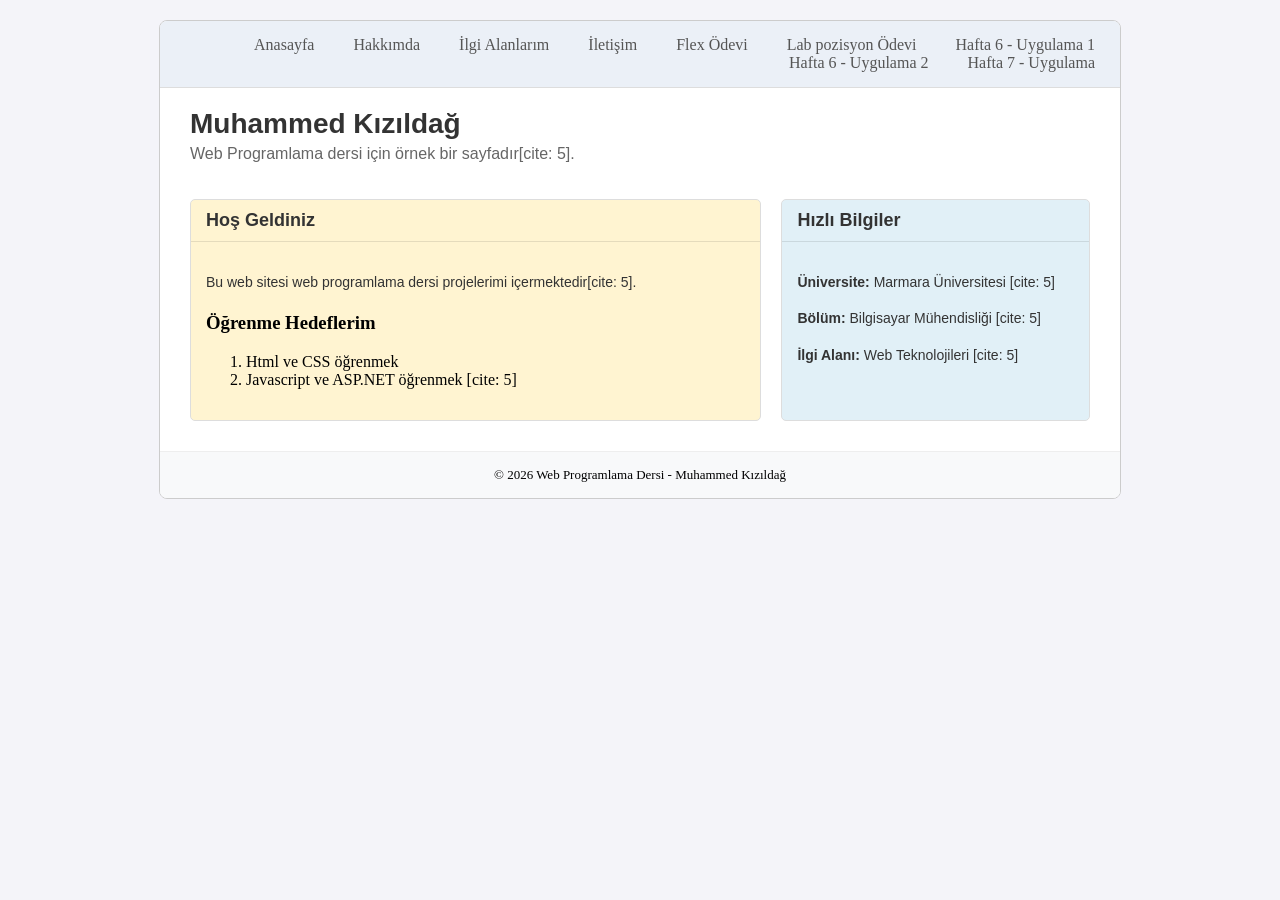
<file: index.html>
<!DOCTYPE html>
<html lang="tr">
<head>
    <meta charset="UTF-8">
    <title>Muhammed Kızıldağ - Anasayfa</title>
    <link rel="stylesheet" href="style.css">
</head>
<body>
    <div class="container">
        <nav>
            <ul>
                <li><a href="index.html">Anasayfa</a></li>
                <li><a href="about.html">Hakkımda</a></li>
                <li><a href="interests.html">İlgi Alanlarım</a></li>
                <li><a href="contact.html">İletişim</a></li>
                <li><a href="flex-odev.html">Flex Ödevi</a></li>
                <li><a href="lab-position.html">Lab pozisyon Ödevi</a></li>
                <li><a href="hafta-6-uygulama-1.html">Hafta 6 - Uygulama 1</a></li>
                <li><a href="hafta-6-uygulama-2.html">Hafta 6 - Uygulama 2</a></li>
                <li><a href="hafta7.html">Hafta 7 - Uygulama</a></li>
            </ul>
        </nav>

        <header>
            <h1>Muhammed Kızıldağ</h1>
            <p>Web Programlama dersi için örnek bir sayfadır[cite: 5].</p>
        </header>

        <main class="flex-container">
            <section class="left-column">
                <h2 class="box-title">Hoş Geldiniz</h2>
                <div class="box-content">
                    <p>Bu web sitesi web programlama dersi projelerimi içermektedir[cite: 5].</p>
                    <h3>Öğrenme Hedeflerim</h3>
                    <ol>
                        <li>Html ve CSS öğrenmek</li>
                        <li>Javascript ve ASP.NET öğrenmek [cite: 5]</li>
                    </ol>
                </div>
            </section>

            <aside class="right-column">
                <h2 class="box-title">Hızlı Bilgiler</h2>
                <div class="box-content">
                    <p><strong>Üniversite:</strong> Marmara Üniversitesi [cite: 5]</p>
                    <p><strong>Bölüm:</strong> Bilgisayar Mühendisliği [cite: 5]</p>
                    <p><strong>İlgi Alanı:</strong> Web Teknolojileri [cite: 5]</p>
                </div>
            </aside>
        </main>

        <footer>
            <span>&copy; 2026 Web Programlama Dersi - Muhammed Kızıldağ</span>
        </footer>
    </div>
</body>
</html>
</file>
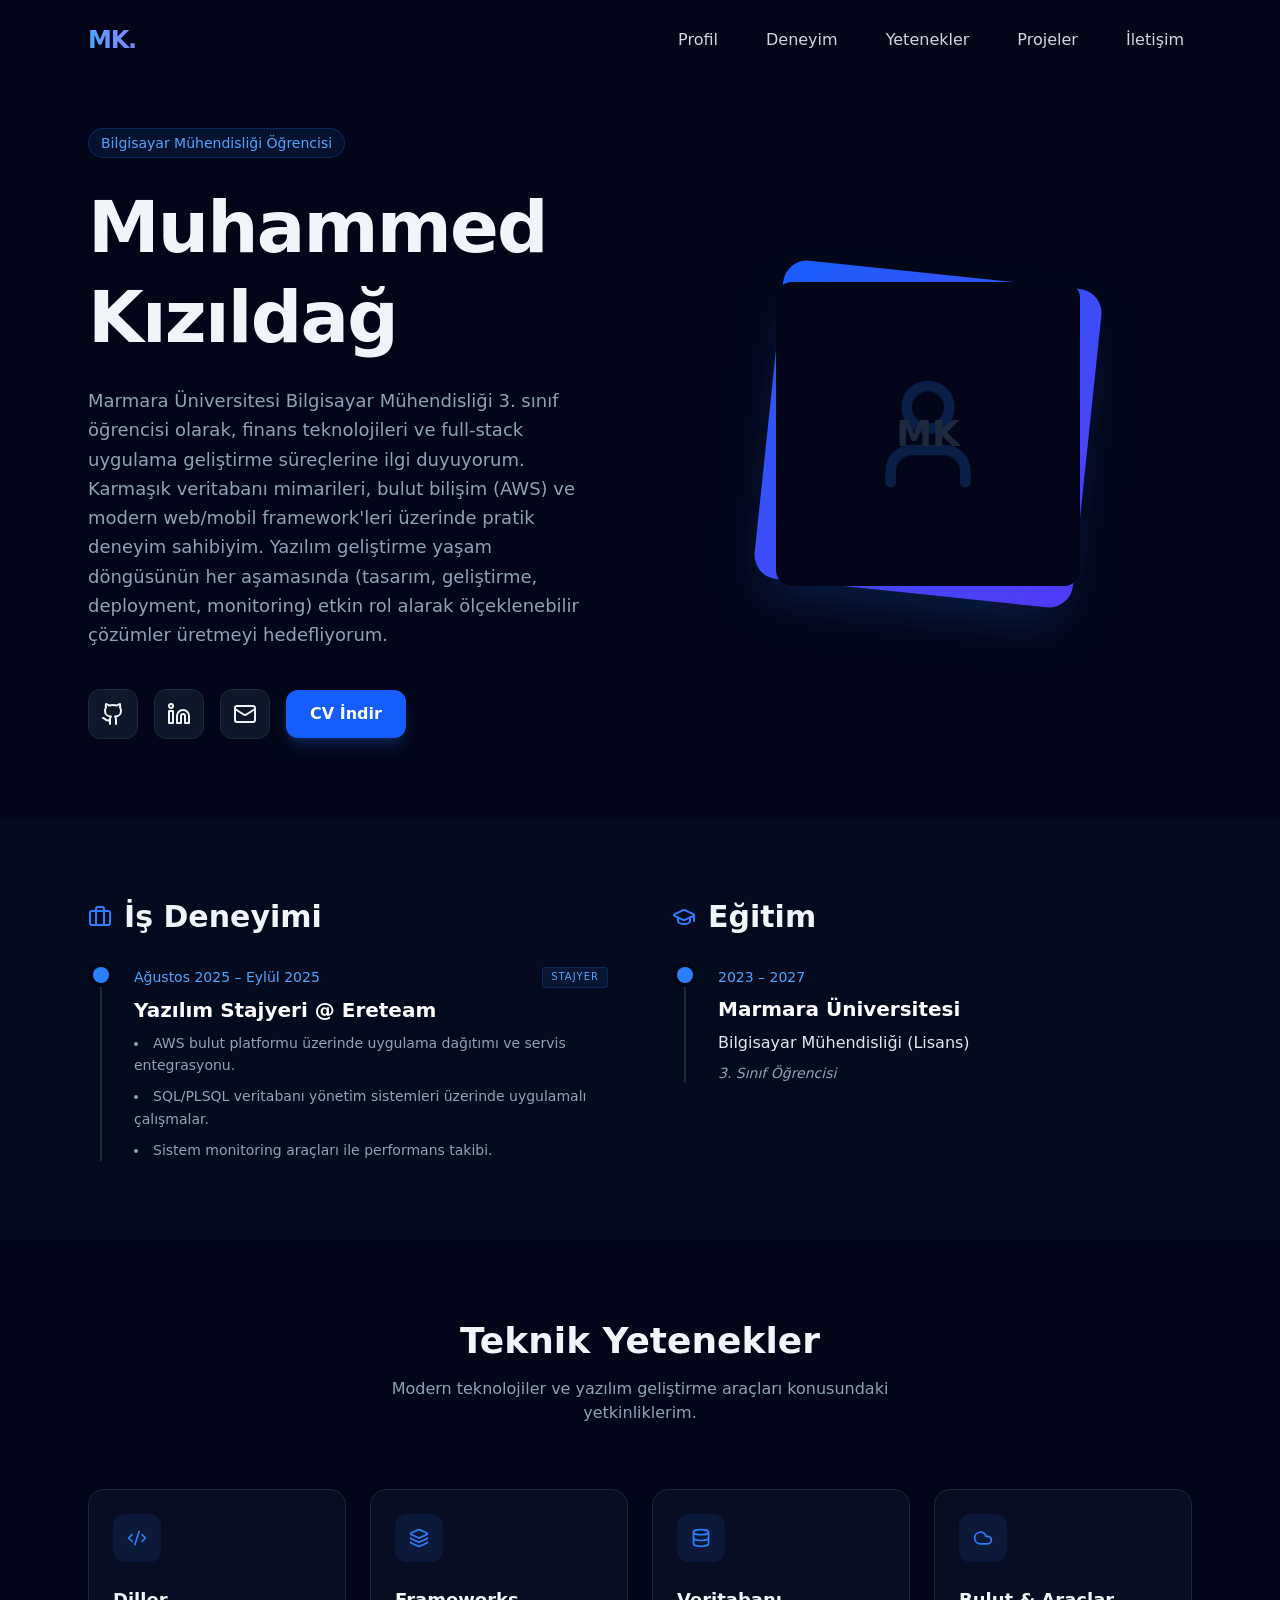
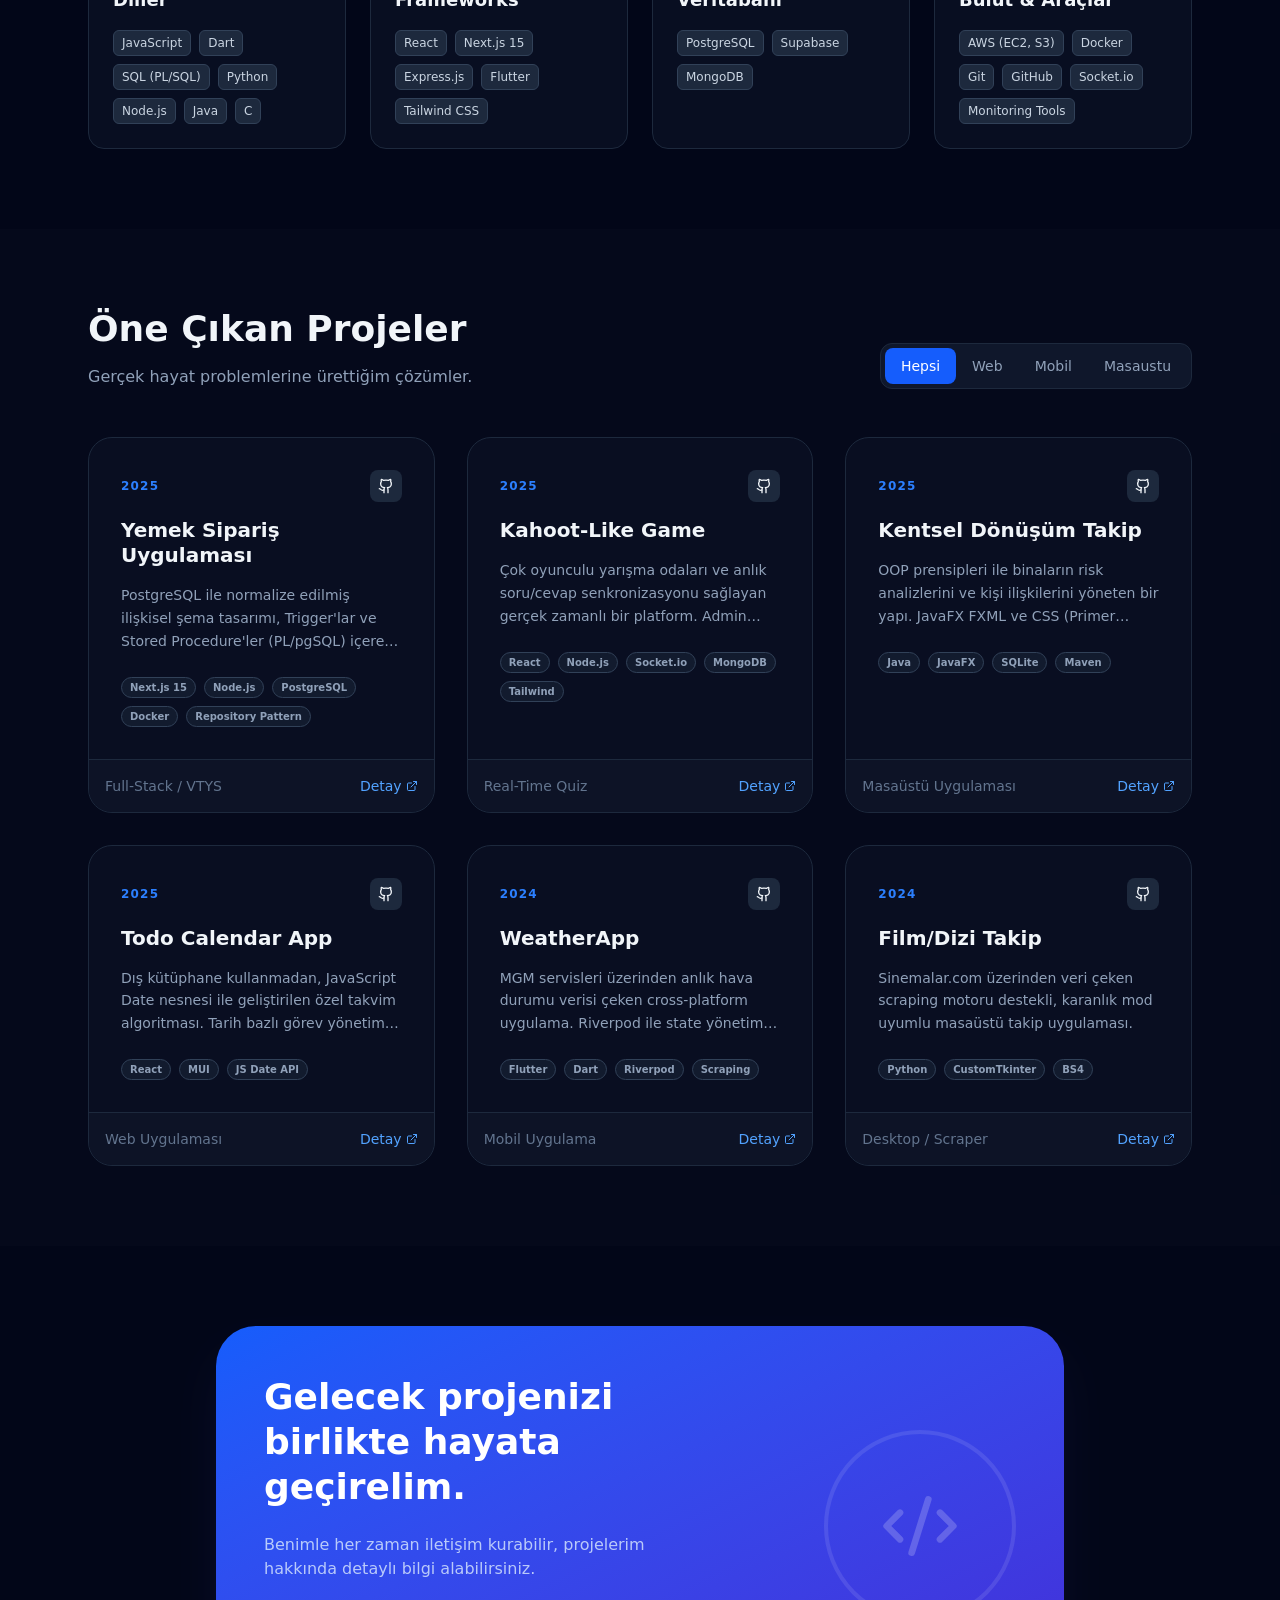
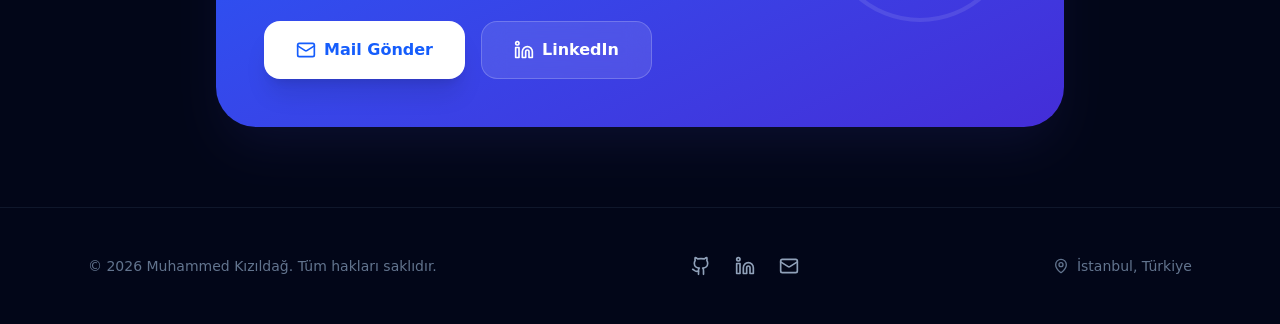
<file: portfolio/index.html>
<!doctype html>
<html lang="en">
  <head>
    <meta charset="UTF-8" />
    <link rel="icon" type="image/svg+xml" href="./favicon.svg" />
    <meta name="viewport" content="width=device-width, initial-scale=1.0" />
    <title>benim-portfolyom</title>
    <script type="module" crossorigin src="./assets/index-aOZh53QD.js"></script>
    <link rel="stylesheet" crossorigin href="./assets/index-0WZC6hX8.css">
  </head>
  <body>
    <div id="root"></div>
  </body>
</html>
</file>
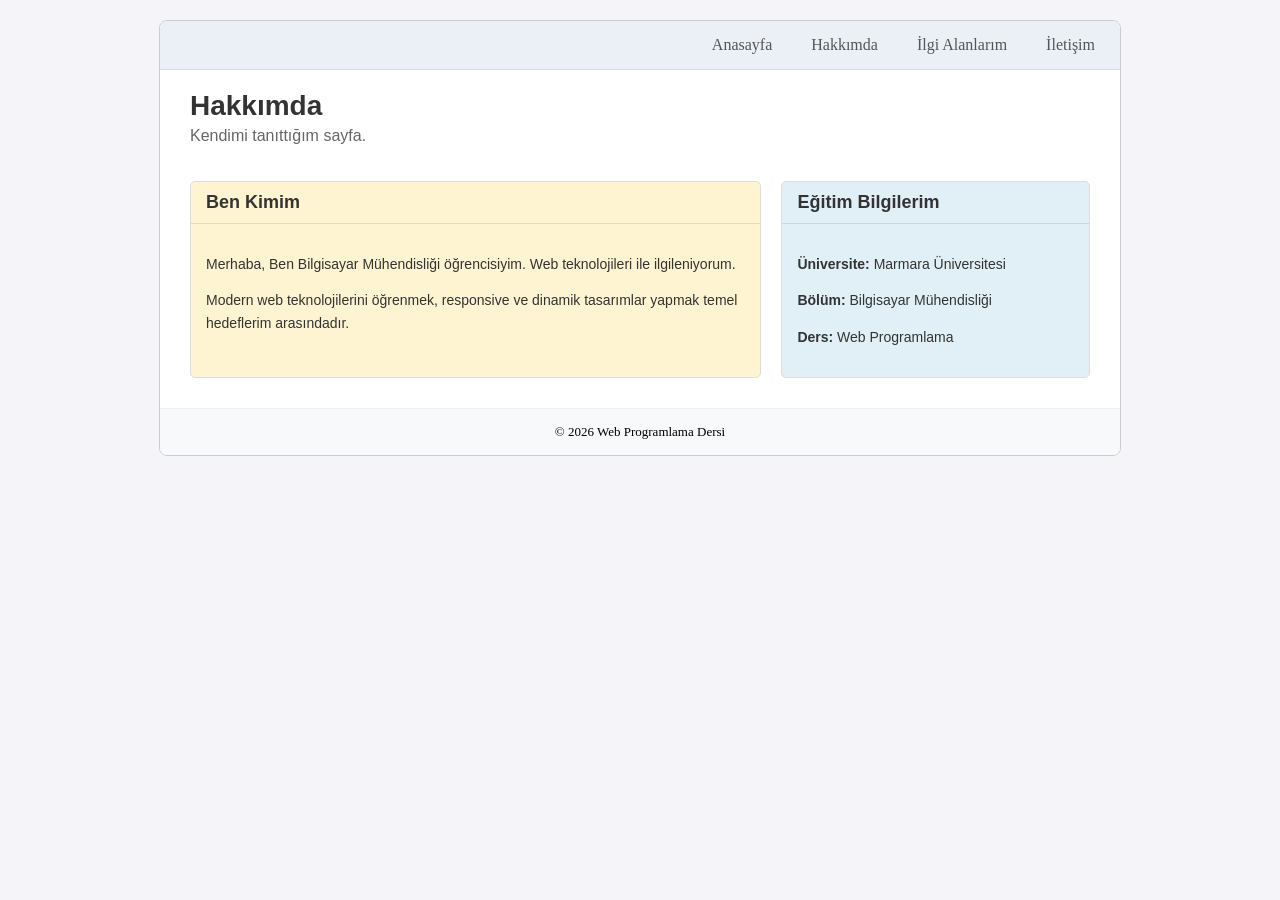
<file: about.html>
<!DOCTYPE html>
<html lang="tr">
<head>
    <meta charset="UTF-8">
    <title>Hakkımda - Muhammed Kızıldağ</title>
    <link rel="stylesheet" href="style.css">
</head>
<body>
    <div class="container">
        <nav>
            <ul>
                <li><a href="index.html">Anasayfa</a></li>
                <li><a href="about.html" class="active">Hakkımda</a></li>
                <li><a href="interests.html">İlgi Alanlarım</a></li>
                <li><a href="contact.html">İletişim</a></li>
            </ul>
        </nav>

        <header>
            <h1>Hakkımda</h1>
            <p>Kendimi tanıttığım sayfa.</p>
        </header>

        <main class="flex-container">
            <section class="left-column">
                <h2 class="box-title">Ben Kimim</h2>
                <div class="box-content">
                    <p>Merhaba, Ben Bilgisayar Mühendisliği öğrencisiyim. Web teknolojileri ile ilgileniyorum.</p>
                    <p>Modern web teknolojilerini öğrenmek, responsive ve dinamik tasarımlar yapmak temel hedeflerim arasındadır.</p>
                </div>
            </section>

            <aside class="right-column">
                <h2 class="box-title">Eğitim Bilgilerim</h2>
                <div class="box-content">
                    <p><strong>Üniversite:</strong> Marmara Üniversitesi</p>
                    <p><strong>Bölüm:</strong> Bilgisayar Mühendisliği</p>
                    <p><strong>Ders:</strong> Web Programlama</p>
                </div>
            </aside>
        </main>

        <footer>
            <span>&copy; 2026 Web Programlama Dersi</span>
        </footer>
    </div>
</body>
</html>
</file>
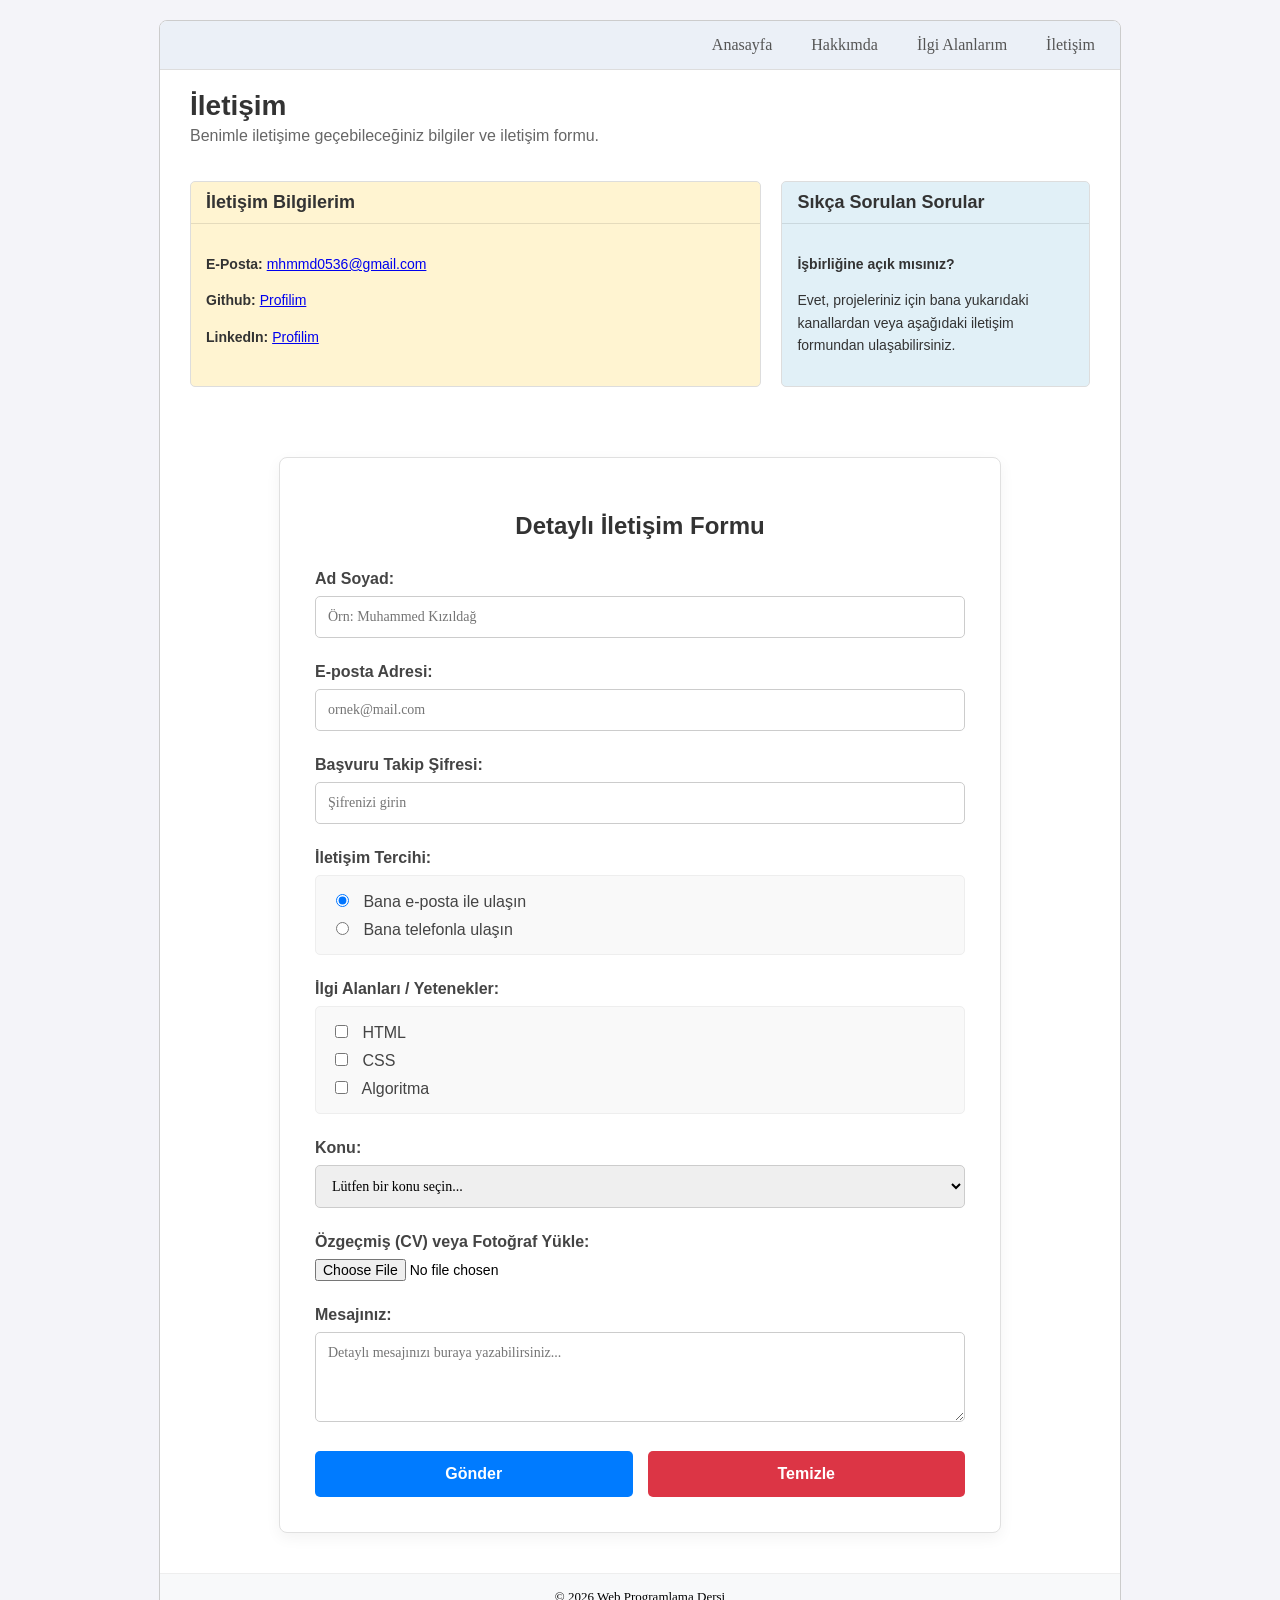
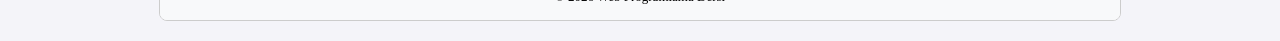
<file: contact.html>
<!DOCTYPE html>
<html lang="tr">
<head>
    <meta charset="UTF-8">
    <meta name="viewport" content="width=device-width, initial-scale=1.0">
    <title>İletişim - Muhammed Kızıldağ</title>
    <link rel="stylesheet" href="style.css">
</head>
<body>
    <div class="container">
        <nav>
            <ul>
                <li><a href="index.html">Anasayfa</a></li>
                <li><a href="about.html">Hakkımda</a></li>
                <li><a href="interests.html">İlgi Alanlarım</a></li>
                <li><a href="contact.html" class="active">İletişim</a></li>
            </ul>
        </nav>

        <header>
            <h1>İletişim</h1>
            <p>Benimle iletişime geçebileceğiniz bilgiler ve iletişim formu.</p>
        </header>

        <main class="flex-container">
            <section class="left-column">
                <h2 class="box-title">İletişim Bilgilerim</h2>
                <div class="box-content">
                    <p><strong>E-Posta:</strong> <a href="mailto:mhmmd0536@gmail.com">mhmmd0536@gmail.com</a> </p>
                    <p><strong>Github:</strong> <a href="https://github.com/muhammedkizildag">Profilim</a> </p>
                    <p><strong>LinkedIn:</strong> <a href="https://tr.linkedin.com/in/muhammedkizildag">Profilim</a> </p>
                </div>
            </section>

            <aside class="right-column">
                <h2 class="box-title">Sıkça Sorulan Sorular</h2>
                <div class="box-content">
                    <p><strong>İşbirliğine açık mısınız?</strong></p>
                    <p>Evet, projeleriniz için bana yukarıdaki kanallardan veya aşağıdaki iletişim formundan ulaşabilirsiniz.</p>
                </div>
            </aside>
        </main>

        <div class="contact-container">
            <h2>Detaylı İletişim Formu</h2>
            <form action="#" method="POST">
                
                <label for="fullname">Ad Soyad:</label>
                <input type="text" id="fullname" name="fullname" placeholder="Örn: Muhammed Kızıldağ" required>

                <label for="email">E-posta Adresi:</label>
                <input type="email" id="email" name="email" placeholder="ornek@mail.com" required>

                <label for="password">Başvuru Takip Şifresi:</label>
                <input type="password" id="password" name="password" placeholder="Şifrenizi girin">

                <label>İletişim Tercihi:</label>
                <div class="checkbox-group">
                    <label><input type="radio" name="contact_pref" value="email" checked> Bana e-posta ile ulaşın</label>
                    <label><input type="radio" name="contact_pref" value="phone"> Bana telefonla ulaşın</label>
                </div>

                <label>İlgi Alanları / Yetenekler:</label>
                <div class="checkbox-group">
                    <label><input type="checkbox" name="skills" value="HTML"> HTML</label>
                    <label><input type="checkbox" name="skills" value="CSS"> CSS</label>
                    <label><input type="checkbox" name="skills" value="Algoritma"> Algoritma</label>
                </div>

                <label for="subject">Konu:</label>
                <select id="subject" name="subject" required>
                    <option value="" disabled selected>Lütfen bir konu seçin...</option>
                    <option value="İş Teklifi">İş Teklifi</option>
                    <option value="Soru">Soru</option>
                    <option value="Geri Bildirim">Geri Bildirim</option>
                    <option value="Diğer">Diğer</option>
                </select>

                <label for="file">Özgeçmiş (CV) veya Fotoğraf Yükle:</label>
                <input type="file" id="file" name="file">

                <label for="message">Mesajınız:</label>
                <textarea id="message" name="message" rows="4" placeholder="Detaylı mesajınızı buraya yazabilirsiniz..." required></textarea>

                <div class="button-group">
                    <button type="submit" class="submit-btn">Gönder</button>
                    <button type="reset" class="reset-btn">Temizle</button>
                </div>

            </form>
        </div>

        <footer>
            <span>&copy; 2026 Web Programlama Dersi </span>
        </footer>
    </div>
</body>
</html>
</file>
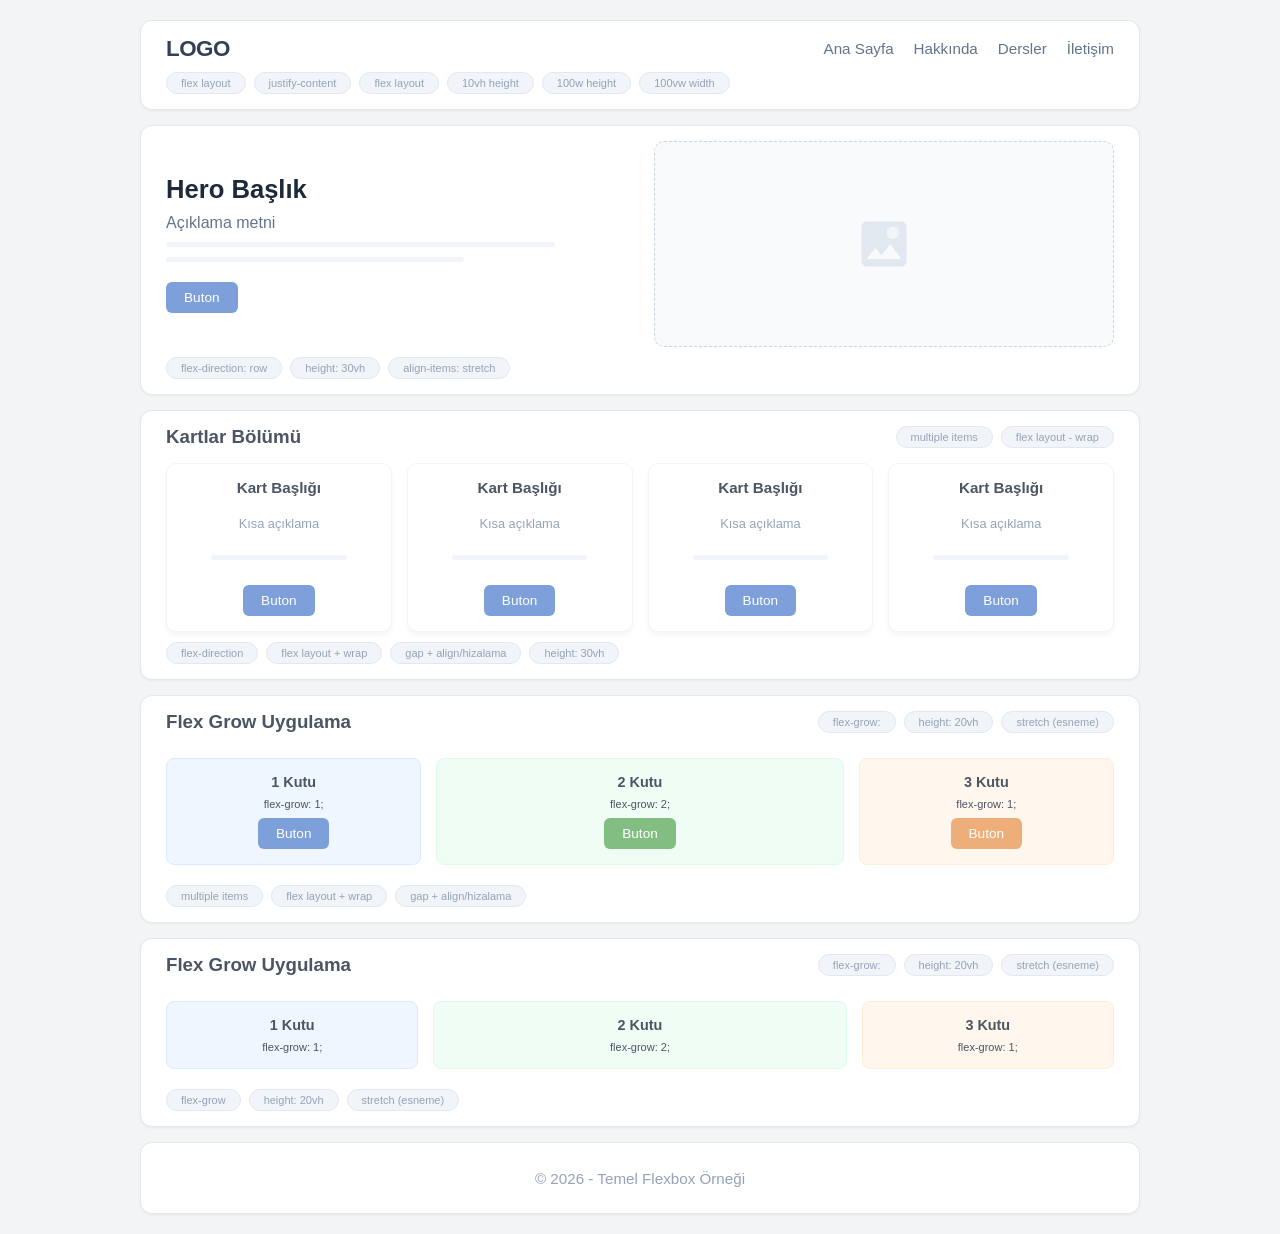
<file: flex-odev.html>
<!DOCTYPE html>
<html lang="tr">
<head>
    <meta charset="UTF-8">
    <meta name="viewport" content="width=device-width, initial-scale=1.0">
    <title>WebLab Flexbox Uygulaması</title>
    <link rel="stylesheet" href="flex-odev.css">
</head>
<body>

    <div class="wrapper">
        <!-- 1) Navbar -->
        <nav class="navbar">
            <div class="nav-top">
                <div class="logo">LOGO</div>
                <ul class="nav-links">
                    <li><a href="#">Ana Sayfa</a></li>
                    <li><a href="#">Hakkında</a></li>
                    <li><a href="#">Dersler</a></li>
                    <li><a href="#">İletişim</a></li>
                </ul>
            </div>
            <div class="badge-list">
                <span class="badge">flex layout</span>
                <span class="badge">justify-content</span>
                <span class="badge">flex layout</span>
                <span class="badge">10vh height</span>
                <span class="badge">100w height</span>
                <span class="badge">100vw width</span>
            </div>
        </nav>

        <!-- 2) Hero Bölümü -->
        <section class="hero">
            <div class="hero-main">
                <div class="hero-text">
                    <h1>Hero Başlık</h1>
                    <p>Açıklama metni</p>
                    <div class="line-placeholder"></div>
                    <div class="line-placeholder" style="width: 65%"></div>
                    <button class="btn" style="width: fit-content; margin-top: 10px;">Buton</button>
                </div>
                <div class="hero-image">
                    <svg class="img-icon" viewBox="0 0 24 24">
                        <path d="M21 19V5c0-1.1-.9-2-2-2H5c-1.1 0-2 .9-2 2v14c0 1.1.9 2 2 2h14c1.1 0 2-.9 2-2zM8.5 13.5l2.5 3.01L14.5 12l4.5 6H5l3.5-4.5z"/>
                        <circle cx="15.5" cy="7.5" r="2.5" fill="#f1f5f9"/>
                    </svg>
                </div>
            </div>
            <div class="badge-list">
                <span class="badge">flex-direction: row</span>
                <span class="badge">height: 30vh</span>
                <span class="badge">align-items: stretch</span>
            </div>
        </section>

        <!-- 3) Kartlar Bölümü -->
        <section class="cards-section">
            <div class="section-header">
                <h3>Kartlar Bölümü</h3>
                <div class="badge-list" style="margin: 0;">
                    <span class="badge">multiple items</span>
                    <span class="badge">flex layout - wrap</span>
                </div>
            </div>
            <div class="cards-list">
                <div class="card">
                    <h4>Kart Başlığı</h4>
                    <p>Kısa açıklama</p>
                    <div class="line-placeholder" style="width: 70%; margin-bottom: 10px;"></div>
                    <button class="btn">Buton</button>
                </div>
                <div class="card">
                    <h4>Kart Başlığı</h4>
                    <p>Kısa açıklama</p>
                    <div class="line-placeholder" style="width: 70%; margin-bottom: 10px;"></div>
                    <button class="btn">Buton</button>
                </div>
                <div class="card">
                    <h4>Kart Başlığı</h4>
                    <p>Kısa açıklama</p>
                    <div class="line-placeholder" style="width: 70%; margin-bottom: 10px;"></div>
                    <button class="btn">Buton</button>
                </div>
                <div class="card">
                    <h4>Kart Başlığı</h4>
                    <p>Kısa açıklama</p>
                    <div class="line-placeholder" style="width: 70%; margin-bottom: 10px;"></div>
                    <button class="btn">Buton</button>
                </div>
            </div>
            <div class="badge-list">
                <span class="badge">flex-direction</span>
                <span class="badge">flex layout + wrap</span>
                <span class="badge">gap + align/hizalama</span>
                <span class="badge">height: 30vh</span>
            </div>
        </section>

        <!-- 4) Flex Grow Uygulama 1 (Butonlu) -->
        <section class="grow-section">
            <div class="section-header">
                <h3>Flex Grow Uygulama</h3>
                <div class="badge-list" style="margin: 0;">
                    <span class="badge">flex-grow:</span>
                    <span class="badge">height: 20vh</span>
                    <span class="badge">stretch (esneme)</span>
                </div>
            </div>
            <div class="grow-container">
                <div class="box box-1">
                    <strong>1 Kutu</strong>
                    <p style="font-size: 11px;">flex-grow: 1;</p>
                    <button class="btn">Buton</button>
                </div>
                <div class="box box-2">
                    <strong>2 Kutu</strong>
                    <p style="font-size: 11px;">flex-grow: 2;</p>
                    <button class="btn btn-green">Buton</button>
                </div>
                <div class="box box-3">
                    <strong>3 Kutu</strong>
                    <p style="font-size: 11px;">flex-grow: 1;</p>
                    <button class="btn btn-orange">Buton</button>
                </div>
            </div>
            <div class="badge-list">
                <span class="badge">multiple items</span>
                <span class="badge">flex layout + wrap</span>
                <span class="badge">gap + align/hizalama</span>
            </div>
        </section>

        <!-- 5) Flex Grow Uygulama 2 (Sadece Kutu) -->
        <section class="grow-section">
            <div class="section-header">
                <h3>Flex Grow Uygulama</h3>
                <div class="badge-list" style="margin: 0;">
                    <span class="badge">flex-grow:</span>
                    <span class="badge">height: 20vh</span>
                    <span class="badge">stretch (esneme)</span>
                </div>
            </div>
            <div class="grow-container">
                <div class="box box-1">
                    <strong>1 Kutu</strong>
                    <p style="font-size: 11px;">flex-grow: 1;</p>
                </div>
                <div class="box box-2">
                    <strong>2 Kutu</strong>
                    <p style="font-size: 11px;">flex-grow: 2;</p>
                </div>
                <div class="box box-3">
                    <strong>3 Kutu</strong>
                    <p style="font-size: 11px;">flex-grow: 1;</p>
                </div>
            </div>
            <div class="badge-list">
                <span class="badge">flex-grow</span>
                <span class="badge">height: 20vh</span>
                <span class="badge">stretch (esneme)</span>
            </div>
        </section>

        <!-- 6) Footer -->
        <footer class="footer">
            <p>© 2026 - Temel Flexbox Örneği</p>
        </footer>
    </div>

</body>
</html>
</file>
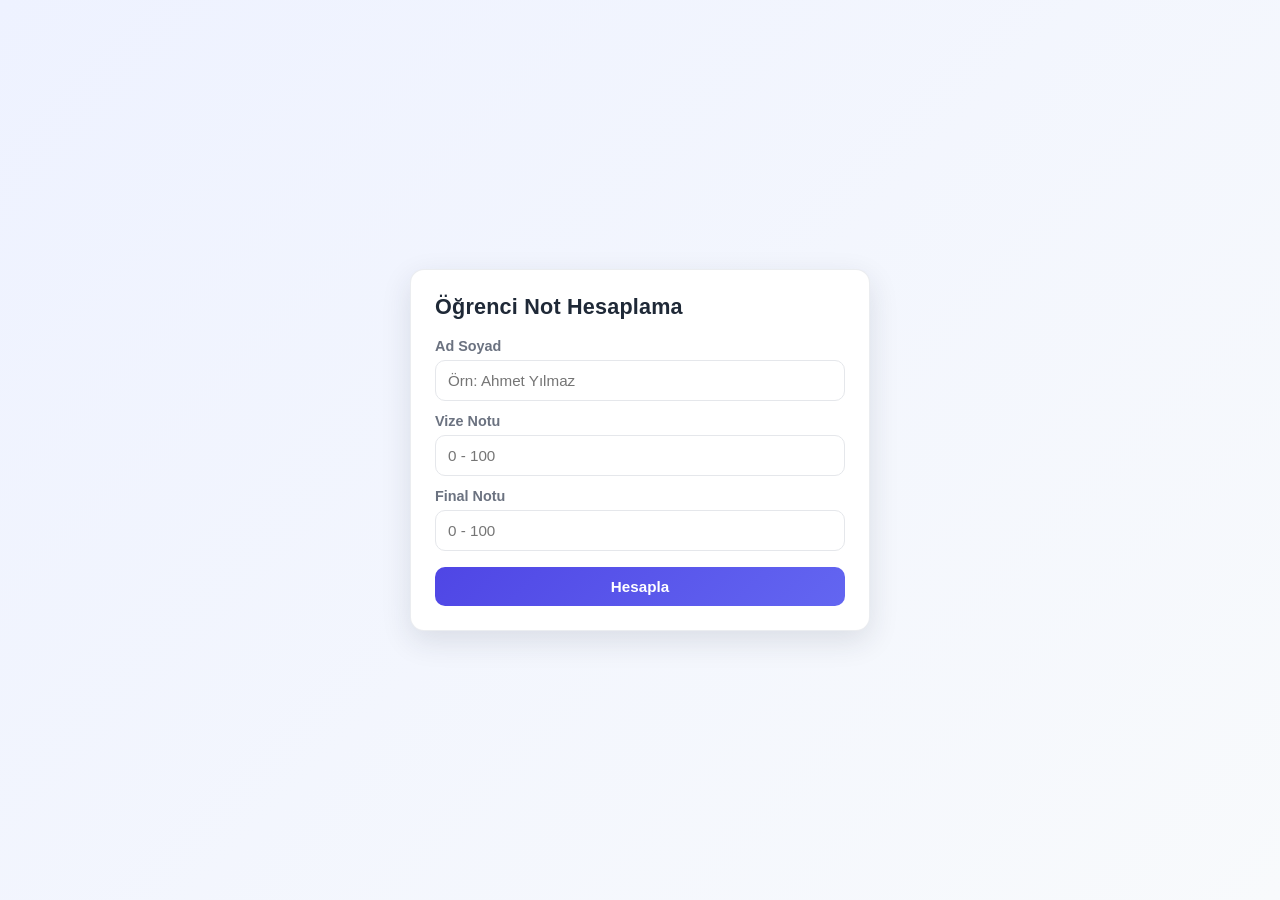
<file: hafta-6-uygulama-1.html>
<!DOCTYPE html>
<html lang="tr">
<head>
<meta charset="UTF-8" />
<meta name="viewport" content="width=device-width, initial-scale=1.0" />
<title>Öğrenci Not Hesaplama</title>
<style>
    :root {
        --bg1: #eef2ff;
        --bg2: #f8fafc;
        --card: #ffffff;
        --text: #1f2937;
        --muted: #6b7280;
        --primary: #4f46e5;
        --primary-hover: #4338ca;
        --border: #e5e7eb;
        --success-bg: #ecfdf5;
        --success-text: #065f46;
        --danger-bg: #fef2f2;
        --danger-text: #991b1b;
        --shadow: 0 10px 30px rgba(31, 41, 55, 0.12);
        --radius: 14px;
    }

    * {
        box-sizing: border-box;
    }

    body {
        margin: 0;
        min-height: 100vh;
        font-family: "Segoe UI", Arial, sans-serif;
        color: var(--text);
        background: linear-gradient(135deg, var(--bg1), var(--bg2));
        display: grid;
        place-items: center;
        padding: 24px;
    }

    .container {
        width: 100%;
        max-width: 460px;
        background: var(--card);
        border: 1px solid rgba(229, 231, 235, 0.75);
        border-radius: var(--radius);
        box-shadow: var(--shadow);
        padding: 24px;
    }

    h2 {
        margin: 0 0 18px;
        font-size: 1.35rem;
        letter-spacing: 0.2px;
    }

    .field {
        margin-bottom: 12px;
    }

    .field label {
        display: block;
        margin-bottom: 6px;
        color: var(--muted);
        font-size: 0.9rem;
        font-weight: 600;
    }

    input[type="text"],
    input[type="number"] {
        width: 100%;
        padding: 11px 12px;
        border: 1px solid var(--border);
        border-radius: 10px;
        outline: none;
        font-size: 0.95rem;
        transition: border-color 0.2s ease, box-shadow 0.2s ease;
        background: #fff;
    }

    input[type="text"]:focus,
    input[type="number"]:focus {
        border-color: var(--primary);
        box-shadow: 0 0 0 3px rgba(79, 70, 229, 0.15);
    }

    button {
        width: 100%;
        margin-top: 4px;
        padding: 11px 14px;
        border: none;
        border-radius: 10px;
        font-size: 0.95rem;
        font-weight: 700;
        color: #fff;
        background: linear-gradient(135deg, var(--primary), #6366f1);
        cursor: pointer;
        transition: transform 0.05s ease, filter 0.2s ease, background 0.2s ease;
    }

    button:hover {
        filter: brightness(1.03);
        background: linear-gradient(135deg, var(--primary-hover), #4f46e5);
    }

    button:active {
        transform: translateY(1px);
    }

    .result {
        margin-top: 18px;
        padding: 16px;
        border-radius: 12px;
        border: 1px solid var(--border);
        background: #f8fafc;
        display: none;
    }

    .result h3 {
        margin: 0 0 10px;
        font-size: 1.05rem;
        font-weight: 700;
    }

    .result p {
        margin: 4px 0;
        font-size: 0.95rem;
        color: #334155;
    }

    .result.pass {
        background: var(--success-bg);
        border-color: #bbf7d0;
    }

    .result.pass #sonucDurum {
        color: var(--success-text);
        font-weight: 700;
    }

    .result.fail {
        background: var(--danger-bg);
        border-color: #fecaca;
    }

    .result.fail #sonucDurum {
        color: var(--danger-text);
        font-weight: 700;
    }
</style>
</head>
<body>

<div class="container">
    <h2>Öğrenci Not Hesaplama</h2>

    <div class="field">
        <label for="adSoyad">Ad Soyad</label>
        <input type="text" id="adSoyad" placeholder="Örn: Ahmet Yılmaz" />
    </div>

    <div class="field">
        <label for="vize">Vize Notu</label>
        <input type="number" id="vize" placeholder="0 - 100" />
    </div>

    <div class="field">
        <label for="final">Final Notu</label>
        <input type="number" id="final" placeholder="0 - 100" />
    </div>

    <button onclick="hesapla()">Hesapla</button>

    <div class="result" id="sonucAlani">
        <h3 id="sonucAd"></h3>
        <p id="sonucOrtalama"></p>
        <p id="sonucHarf"></p>
        <p id="sonucDurum"></p>
    </div>
</div>

<script>
    function hesapla() {
        const ad = document.getElementById('adSoyad').value;
        const vize = parseFloat(document.getElementById('vize').value);
        const final = parseFloat(document.getElementById('final').value);

        if (!ad || isNaN(vize) || isNaN(final)) {
            alert("Lütfen tüm alanları eksiksiz doldurun.");
            return;
        }

        // Vize %40, Final %60
        const ortalama = (vize * 0.4) + (final * 0.6);
        const durum = ortalama >= 50 ? "Geçti" : "Kaldı";
        let harfNotu = "";

        // Görseldeki "60 = CB" baz alınarak oluşturulmuş standart harf notu skalası
        if (ortalama >= 90) harfNotu = "AA";
        else if (ortalama >= 80) harfNotu = "BA";
        else if (ortalama >= 70) harfNotu = "BB";
        else if (ortalama >= 60) harfNotu = "CB";
        else if (ortalama >= 50) harfNotu = "CC";
        else if (ortalama >= 40) harfNotu = "DC";
        else if (ortalama >= 30) harfNotu = "DD";
        else harfNotu = "FF";

        document.getElementById('sonucAd').innerText = ad;
        document.getElementById('sonucOrtalama').innerText = "Ortalama: " + ortalama.toFixed(2);
        document.getElementById('sonucHarf').innerText = "Harf Notu: " + harfNotu;
        document.getElementById('sonucDurum').innerText = "Durum: " + durum;

        const sonucAlani = document.getElementById('sonucAlani');
        sonucAlani.classList.remove('pass', 'fail');
        sonucAlani.classList.add(durum === "Geçti" ? 'pass' : 'fail');
        sonucAlani.style.display = "block";
    }
</script>
</body>
</html>
</file>
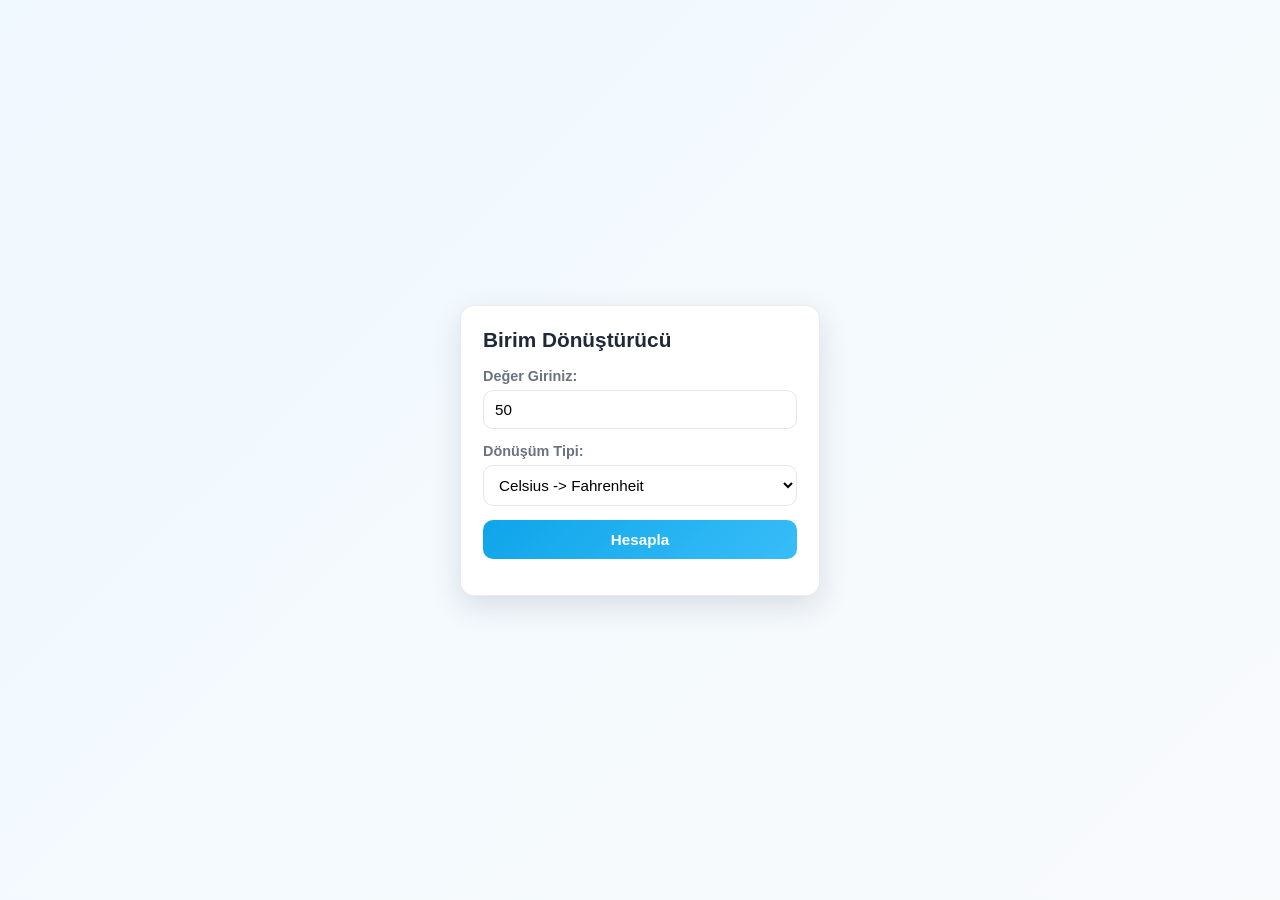
<file: hafta-6-uygulama-2.html>
<!DOCTYPE html>
<html lang="tr">
<head>
<meta charset="UTF-8" />
<meta name="viewport" content="width=device-width, initial-scale=1.0" />
<title>Birim Dönüştürücü</title>
<style>
    :root {
        --bg1: #f0f9ff;
        --bg2: #f8fafc;
        --card: #ffffff;
        --text: #1f2937;
        --muted: #6b7280;
        --primary: #0ea5e9;
        --primary-hover: #0284c7;
        --border: #e5e7eb;
        --result-bg: #ecfeff;
        --result-border: #bae6fd;
        --shadow: 0 10px 30px rgba(15, 23, 42, 0.12);
        --radius: 14px;
    }

    * {
        box-sizing: border-box;
    }

    body {
        margin: 0;
        min-height: 100vh;
        font-family: "Segoe UI", Arial, sans-serif;
        color: var(--text);
        background: linear-gradient(135deg, var(--bg1), var(--bg2));
        display: grid;
        place-items: center;
        padding: 24px;
    }

    .container {
        width: 100%;
        max-width: 360px;
        border: 1px solid rgba(229, 231, 235, 0.8);
        padding: 22px;
        border-radius: var(--radius);
        box-shadow: var(--shadow);
        background-color: var(--card);
    }

    h2 {
        margin: 0 0 16px;
        font-size: 1.3rem;
    }

    label {
        display: block;
        margin-bottom: 6px;
        font-size: 0.9rem;
        color: var(--muted);
        font-weight: 600;
    }

    input[type="number"],
    select {
        width: 100%;
        padding: 10px 11px;
        margin-bottom: 14px;
        border: 1px solid var(--border);
        border-radius: 10px;
        font-size: 0.95rem;
        outline: none;
        background: #fff;
        transition: border-color 0.2s ease, box-shadow 0.2s ease;
    }

    input[type="number"]:focus,
    select:focus {
        border-color: var(--primary);
        box-shadow: 0 0 0 3px rgba(14, 165, 233, 0.18);
    }

    button {
        width: 100%;
        padding: 11px 12px;
        background: linear-gradient(135deg, var(--primary), #38bdf8);
        color: #fff;
        border: none;
        border-radius: 10px;
        cursor: pointer;
        font-size: 0.95rem;
        margin-bottom: 14px;
        font-weight: 700;
        transition: transform 0.05s ease, filter 0.2s ease;
    }

    button:hover {
        filter: brightness(1.03);
        background: linear-gradient(135deg, var(--primary-hover), #0ea5e9);
    }

    button:active {
        transform: translateY(1px);
    }

    .result {
        background-color: var(--result-bg);
        border: 1px solid var(--result-border);
        color: #0f172a;
        padding: 12px;
        text-align: center;
        border-radius: 10px;
        display: none;
        font-size: 1rem;
    }
</style>
</head>
<body>

<div class="container">
    <h2>Birim Dönüştürücü</h2>
    
    <label for="deger">Değer Giriniz:</label>
    <input type="number" id="deger" value="50" />

    <label for="tip">Dönüşüm Tipi:</label>
    <select id="tip">
        <option value="c_to_f">Celsius -> Fahrenheit</option>
        <option value="m_to_km">Metre -> Kilometre</option>
        <option value="kg_to_g">Kilogram -> Gram</option>
    </select>

    <button onclick="donustur()">Hesapla</button>

    <div class="result" id="sonucAlani">
        <strong>Sonuç: <span id="sonuc"></span></strong>
    </div>
</div>

<script>
    function donustur() {
        const deger = parseFloat(document.getElementById('deger').value);
        const tip = document.getElementById('tip').value;

        if (isNaN(deger)) {
            alert("Lütfen dönüştürmek için bir değer girin.");
            return;
        }

        let sonuc = 0;
        
        switch(tip) {
            case 'c_to_f':
                sonuc = (deger * 9/5) + 32;
                break;
            case 'm_to_km':
                sonuc = deger / 1000;
                break;
            case 'kg_to_g':
                sonuc = deger * 1000;
                break;
        }

        // Görseldeki formata uygun olarak tam sayı çıkarsa düz, binlik çıkarsa ayracıyla göstermek için
        document.getElementById('sonuc').innerText = sonuc.toLocaleString('tr-TR');
        document.getElementById('sonucAlani').style.display = "block";
    }
</script>
</body>
</html>
</file>
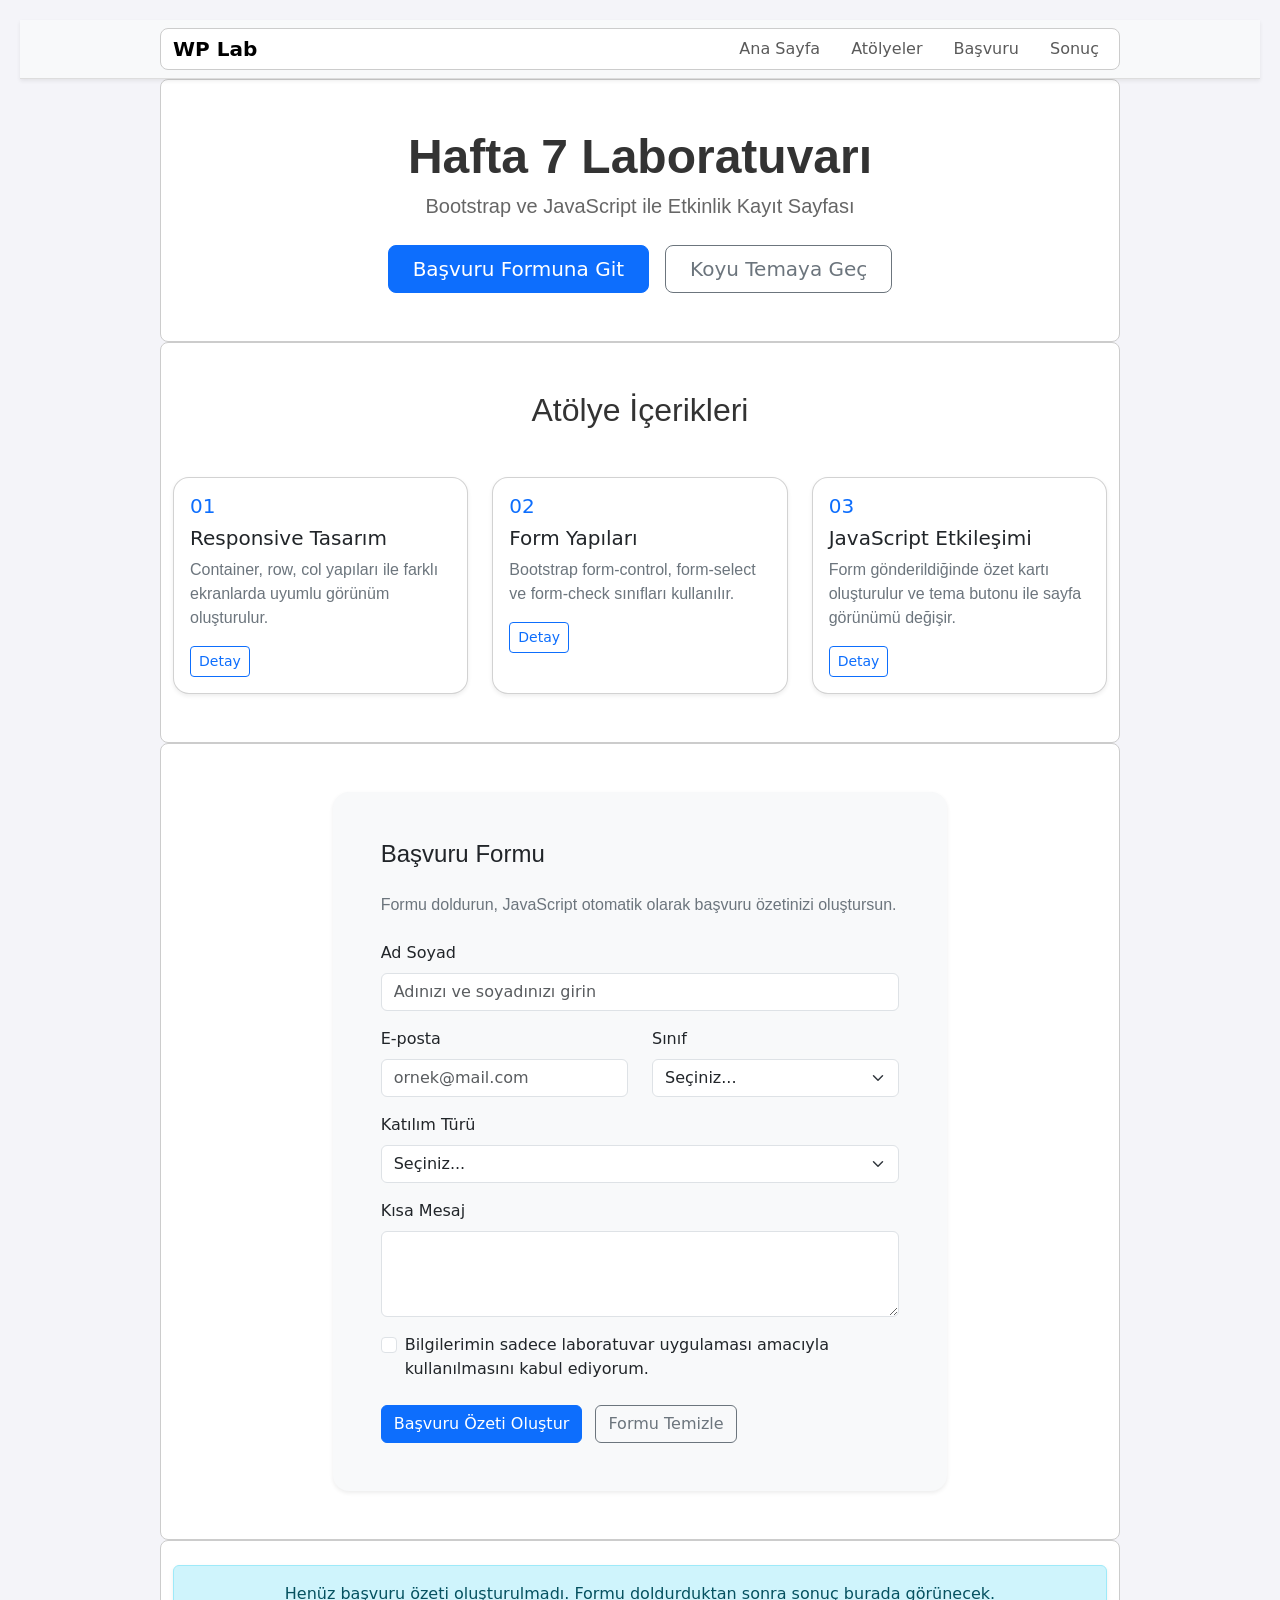
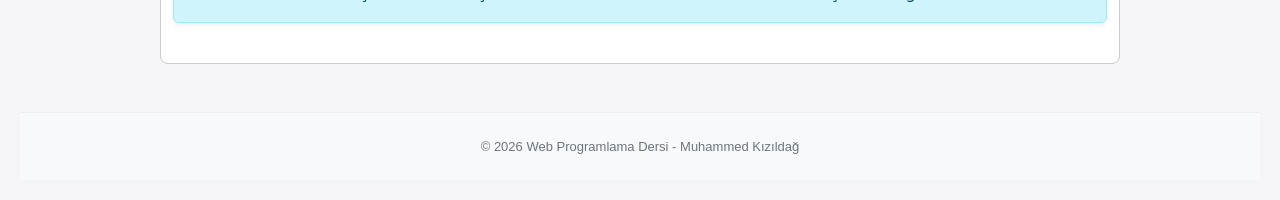
<file: hafta7.html>
<!DOCTYPE html>
<html lang="tr" data-bs-theme="light">
<head>
    <meta charset="UTF-8">
    <meta name="viewport" content="width=device-width, initial-scale=1.0">
    <title>Hafta 7 Laboratuvarı - Etkinlik Kayıt</title>
    <link href="https://cdn.jsdelivr.net/npm/bootstrap@5.3.3/dist/css/bootstrap.min.css" rel="stylesheet">
    <link rel="stylesheet" href="style.css">
</head>
<body class="d-flex flex-column min-vh-100">

    <nav class="navbar navbar-expand-lg bg-body-tertiary shadow-sm">
        <div class="container">
            <a class="navbar-brand fw-bold" href="#">WP Lab</a>
            <button class="navbar-toggler" type="button" data-bs-toggle="collapse" data-bs-target="#navbarNav">
                <span class="navbar-toggler-icon"></span>
            </button>
            <div class="collapse navbar-collapse" id="navbarNav">
                <ul class="navbar-nav ms-auto">
                    <li class="nav-item"><a class="nav-link" href="index.html">Ana Sayfa</a></li>
                    <li class="nav-item"><a class="nav-link" href="#atolyeler">Atölyeler</a></li>
                    <li class="nav-item"><a class="nav-link" href="#basvuru">Başvuru</a></li>
                    <li class="nav-item"><a class="nav-link" href="#sonucAlani">Sonuç</a></li>
                </ul>
            </div>
        </div>
    </nav>

    <header class="container py-5 text-center">
        <h1 class="display-5 fw-bold">Hafta 7 Laboratuvarı</h1>
        <p class="lead">Bootstrap ve JavaScript ile Etkinlik Kayıt Sayfası</p>
        <div class="d-flex justify-content-center gap-3 mt-4">
            <a href="#basvuru" class="btn btn-primary btn-lg px-4">Başvuru Formuna Git</a>
            <button id="temaButonu" class="btn btn-outline-secondary btn-lg px-4">Koyu Temaya Geç</button>
        </div>
    </header>

    <section id="atolyeler" class="container py-5">
        <h2 class="text-center mb-5">Atölye İçerikleri</h2>
        <div class="row g-4">
            <div class="col-md-4">
                <div class="card h-100 shadow-sm rounded-4">
                    <div class="card-body">
                        <h3 class="h5 card-title text-primary">01</h3>
                        <h4 class="h5">Responsive Tasarım</h4>
                        <p class="card-text text-secondary">Container, row, col yapıları ile farklı ekranlarda uyumlu görünüm oluşturulur.</p>
                        <a href="#" class="btn btn-sm btn-outline-primary">Detay</a>
                    </div>
                </div>
            </div>
            <div class="col-md-4">
                <div class="card h-100 shadow-sm rounded-4">
                    <div class="card-body">
                        <h3 class="h5 card-title text-primary">02</h3>
                        <h4 class="h5">Form Yapıları</h4>
                        <p class="card-text text-secondary">Bootstrap form-control, form-select ve form-check sınıfları kullanılır.</p>
                        <a href="#" class="btn btn-sm btn-outline-primary">Detay</a>
                    </div>
                </div>
            </div>
            <div class="col-md-4">
                <div class="card h-100 shadow-sm rounded-4">
                    <div class="card-body">
                        <h3 class="h5 card-title text-primary">03</h3>
                        <h4 class="h5">JavaScript Etkileşimi</h4>
                        <p class="card-text text-secondary">Form gönderildiğinde özet kartı oluşturulur ve tema butonu ile sayfa görünümü değişir.</p>
                        <a href="#" class="btn btn-sm btn-outline-primary">Detay</a>
                    </div>
                </div>
            </div>
        </div>
    </section>

    <section id="basvuru" class="container py-5">
        <div class="row justify-content-center">
            <div class="col-md-8">
                <div class="card shadow-sm rounded-4 border-0 bg-body-tertiary">
                    <div class="card-body p-5">
                        <h2 class="h4 mb-4">Başvuru Formu</h2>
                        <p class="text-secondary mb-4">Formu doldurun, JavaScript otomatik olarak başvuru özetinizi oluştursun.</p>
                        <form id="kayitFormu">
                            <div class="mb-3">
                                <label for="adSoyad" class="form-label">Ad Soyad</label>
                                <input type="text" class="form-control" id="adSoyad" placeholder="Adınızı ve soyadınızı girin">
                            </div>
                            <div class="row">
                                <div class="col-md-6 mb-3">
                                    <label for="eposta" class="form-label">E-posta</label>
                                    <input type="email" class="form-control" id="eposta" placeholder="ornek@mail.com">
                                </div>
                                <div class="col-md-6 mb-3">
                                    <label for="sinif" class="form-label">Sınıf</label>
                                    <select class="form-select" id="sinif">
                                        <option value="">Seçiniz...</option>
                                        <option value="1. Sınıf">1. Sınıf</option>
                                        <option value="2. Sınıf">2. Sınıf</option>
                                        <option value="3. Sınıf">3. Sınıf</option>
                                        <option value="4. Sınıf">4. Sınıf</option>
                                    </select>
                                </div>
                            </div>
                            <div class="mb-3">
                                <label for="katilimTuru" class="form-label">Katılım Türü</label>
                                <select class="form-select" id="katilimTuru">
                                    <option value="">Seçiniz...</option>
                                    <option value="Yüz yüze">Yüz yüze</option>
                                    <option value="Çevrimiçi">Çevrimiçi</option>
                                </select>
                            </div>
                            <div class="mb-3">
                                <label for="mesaj" class="form-label">Kısa Mesaj</label>
                                <textarea class="form-control" id="mesaj" rows="3"></textarea>
                            </div>
                            <div class="mb-4 form-check">
                                <input type="checkbox" class="form-check-input" id="onay">
                                <label class="form-check-label" for="onay">Bilgilerimin sadece laboratuvar uygulaması amacıyla kullanılmasını kabul ediyorum.</label>
                            </div>
                            <button type="submit" class="btn btn-primary">Başvuru Özeti Oluştur</button>
                            <button type="reset" class="btn btn-outline-secondary ms-2">Formu Temizle</button>
                        </form>
                    </div>
                </div>
            </div>
        </div>
    </section>

    <section class="container py-4 mb-5">
        <div id="sonucAlani" class="alert alert-info text-center shadow-sm" role="alert">
            Henüz başvuru özeti oluşturulmadı. Formu doldurduktan sonra sonuç burada görünecek.
        </div>
    </section>

    <footer class="bg-body-tertiary text-center py-4 mt-auto">
        <p class="mb-0 text-secondary">&copy; 2026 Web Programlama Dersi - Muhammed Kızıldağ</p>
    </footer>

    <script src="https://cdn.jsdelivr.net/npm/bootstrap@5.3.3/dist/js/bootstrap.bundle.min.js"></script>
    <script src="scripts/hafta7.js"></script>
</body>
</html>
</file>
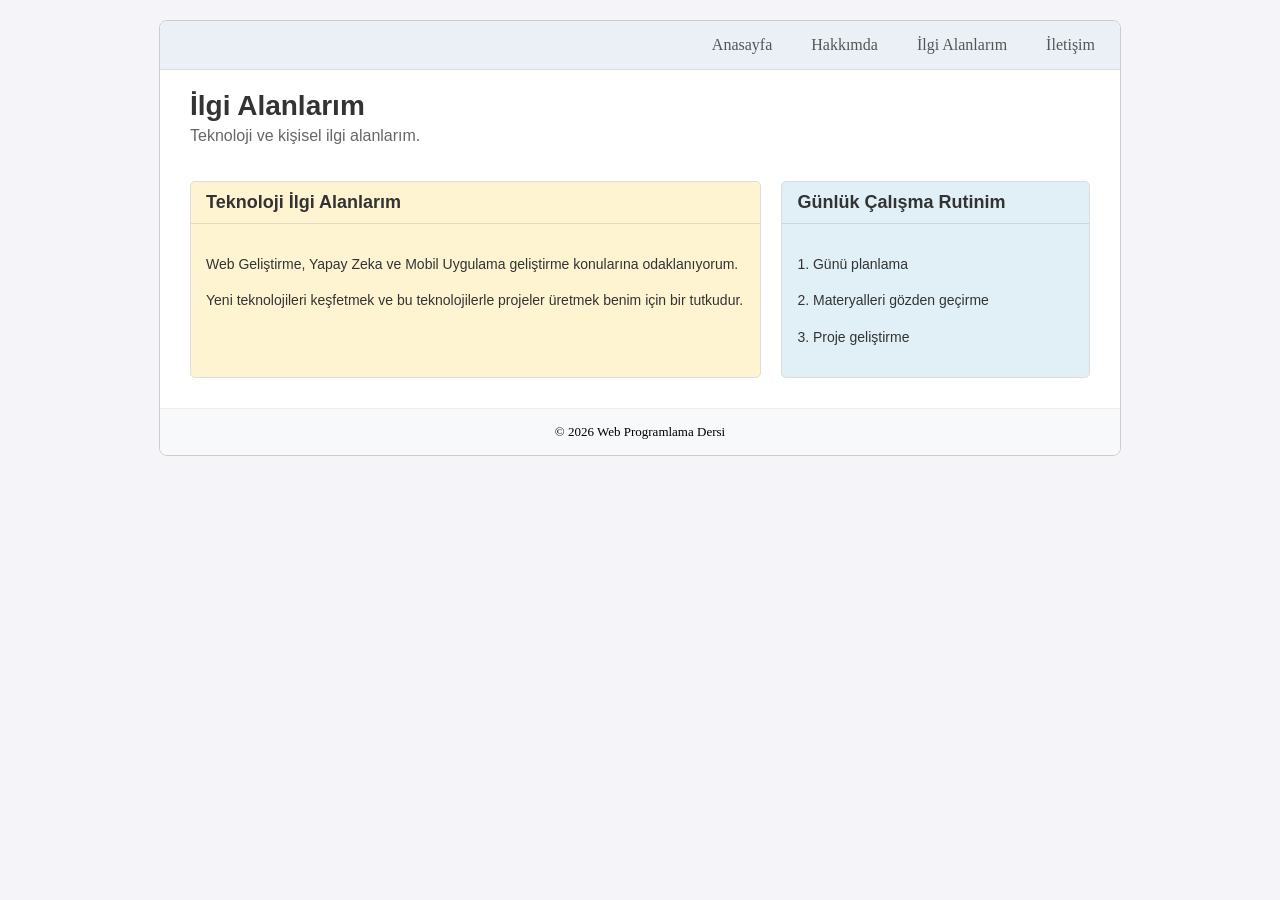
<file: interests.html>
<!DOCTYPE html>
<html lang="tr">
<head>
    <meta charset="UTF-8">
    <title>İlgi Alanlarım - Muhammed Kızıldağ</title>
    <link rel="stylesheet" href="style.css">
</head>
<body>
    <div class="container">
        <nav>
            <ul>
                <li><a href="index.html">Anasayfa</a></li>
                <li><a href="about.html">Hakkımda</a></li>
                <li><a href="interests.html" class="active">İlgi Alanlarım</a></li>
                <li><a href="contact.html">İletişim</a></li>
            </ul>
        </nav>

        <header>
            <h1>İlgi Alanlarım</h1>
            <p>Teknoloji ve kişisel ilgi alanlarım.</p>
        </header>

        <main class="flex-container">
            <section class="left-column">
                <h2 class="box-title">Teknoloji İlgi Alanlarım</h2>
                <div class="box-content">
                    <p>Web Geliştirme, Yapay Zeka ve Mobil Uygulama geliştirme konularına odaklanıyorum.</p>
                    <p>Yeni teknolojileri keşfetmek ve bu teknolojilerle projeler üretmek benim için bir tutkudur.</p>
                </div>
            </section>

            <aside class="right-column">
                <h2 class="box-title">Günlük Çalışma Rutinim</h2>
                <div class="box-content">
                    <p>1. Günü planlama </p>
                    <p>2. Materyalleri gözden geçirme </p>
                    <p>3. Proje geliştirme </p>
                </div>
            </aside>
        </main>

        <footer>
            <span>&copy; 2026 Web Programlama Dersi </span>
        </footer>
    </div>
</body>
</html>
</file>
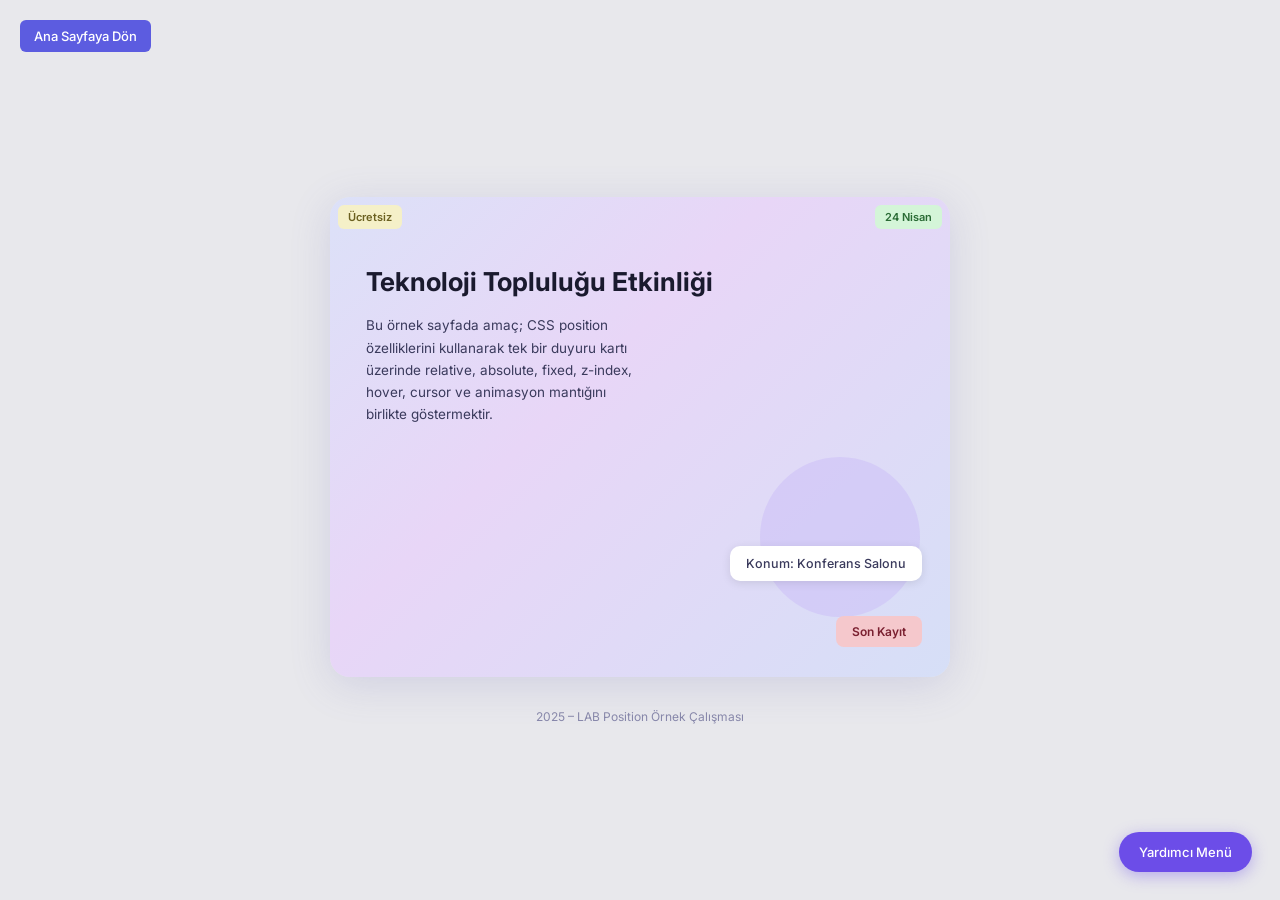
<file: lab-position.html>
<!DOCTYPE html>
<html lang="tr">
<head>
  <meta charset="UTF-8" />
  <meta name="viewport" content="width=device-width, initial-scale=1.0" />
  <title>Teknoloji Topluluğu Etkinliği</title>
  <style>
    @import url('https://fonts.googleapis.com/css2?family=Inter:wght@400;500;600;700&display=swap');

    * {
      margin: 0;
      padding: 0;
      box-sizing: border-box;
    }

    body {
      font-family: 'Inter', sans-serif;
      background-color: #e8e8ec;
      min-height: 100vh;
      display: flex;
      flex-direction: column;
      align-items: center;
      justify-content: center;
    }

    .fixed-back-btn {
      position: fixed;
      top: 20px;
      left: 20px;
      background-color: #5c5ce0;
      color: #fff;
      font-size: 13px;
      font-weight: 500;
      padding: 8px 14px;
      border-radius: 6px;
      text-decoration: none;
      cursor: pointer;
      transition: background-color 0.2s ease, transform 0.2s ease;
      z-index: 999;
    }

    .fixed-back-btn:hover {
      background-color: #4848c8;
      transform: scale(1.04);
      cursor: pointer;
    }

    .fixed-helper-btn {
      position: fixed;
      bottom: 28px;
      right: 28px;
      background-color: #6c4de8;
      color: #fff;
      font-size: 13px;
      font-weight: 500;
      padding: 12px 20px;
      border-radius: 20px;
      cursor: pointer;
      transition: background-color 0.2s ease, box-shadow 0.2s ease, transform 0.2s ease;
      z-index: 999;
      box-shadow: 0 4px 16px rgba(108, 77, 232, 0.4);
    }

    .fixed-helper-btn:hover {
      background-color: #5a3cd6;
      box-shadow: 0 6px 22px rgba(108, 77, 232, 0.55);
      transform: translateY(-2px);
      cursor: pointer;
    }

    .page-wrapper {
      display: flex;
      flex-direction: column;
      align-items: center;
      width: 100%;
      padding: 80px 20px 60px;
    }

    .card-container {
      position: relative;
      width: 620px;
      min-height: 480px;
      background: linear-gradient(135deg, #dce1f8 0%, #e8d6f7 40%, #d6dff7 100%);
      border-radius: 20px;
      padding: 40px 36px 48px;
      box-shadow: 0 8px 40px rgba(100, 100, 180, 0.18);
      overflow: visible;
    }

    .badge-free {
      position: absolute;
      top: 8px;
      left: 8px;
      background-color: #f5f0c8;
      color: #6b6020;
      font-size: 11px;
      font-weight: 600;
      padding: 5px 10px;
      border-radius: 6px;
      z-index: 10;
      cursor: default;
      transition: background-color 0.2s ease;
    }

    .badge-free:hover {
      background-color: #ede89c;
      cursor: default;
    }

    .badge-date {
      position: absolute;
      top: 8px;
      right: 8px;
      background-color: #d4f5d8;
      color: #2a6b35;
      font-size: 11px;
      font-weight: 600;
      padding: 5px 10px;
      border-radius: 6px;
      z-index: 10;
      cursor: default;
      transition: background-color 0.2s ease;
    }

    .badge-date:hover {
      background-color: #aaefb0;
      cursor: default;
    }

    .deco-circle {
      position: absolute;
      bottom: 60px;
      right: 30px;
      width: 160px;
      height: 160px;
      border-radius: 50%;
      background: rgba(200, 185, 245, 0.45);
      z-index: 0;
      pointer-events: none;
    }

    .card-title {
      font-size: 26px;
      font-weight: 700;
      color: #1a1a2e;
      margin-top: 28px;
      margin-bottom: 16px;
      line-height: 1.3;
      position: relative;
      z-index: 2;
    }

    /* ── Card description ── */
    .card-desc {
      font-size: 13.5px;
      color: #3a3a5c;
      line-height: 1.65;
      max-width: 280px;

      position: relative;
      z-index: 2;
    }

    /* ── ABSOLUTE: Location tag (center-right area) ── */
    .location-tag {
      position: absolute;
      bottom: 96px;
      right: 28px;
      background-color: #ffffff;
      color: #3a3a5c;
      font-size: 12.5px;
      font-weight: 500;
      padding: 10px 16px;
      border-radius: 10px;
      box-shadow: 0 2px 10px rgba(0,0,0,0.1);
      z-index: 10;
      white-space: nowrap;
      cursor: pointer;
      transition: box-shadow 0.2s ease, transform 0.2s ease;
    }

    .location-tag:hover {
      box-shadow: 0 4px 18px rgba(0,0,0,0.15);
      transform: translateY(-2px);
      cursor: pointer;
    }

    /* ── ABSOLUTE: Son Kayıt button ── */
    @keyframes bounce {
      0%, 100% {
        transform: translateY(0);
        animation-timing-function: cubic-bezier(0.215, 0.61, 0.355, 1);
      }
      30% {
        transform: translateY(-12px);
        animation-timing-function: cubic-bezier(0.755, 0.05, 0.855, 0.06);
      }
      60% {
        transform: translateY(-6px);
        animation-timing-function: cubic-bezier(0.755, 0.05, 0.855, 0.06);
      }
      75% {
        transform: translateY(0px);
        animation-timing-function: cubic-bezier(0.215, 0.61, 0.355, 1);
      }
      90% {
        transform: translateY(-3px);
      }
    }

    .btn-son-kayit {
      position: absolute;
      bottom: 30px;
      right: 28px;
      background-color: #f5c8cc;
      color: #7a2030;
      font-size: 12px;
      font-weight: 600;
      padding: 8px 16px;
      border-radius: 8px;
      z-index: 10;
      cursor: pointer;
      animation: bounce 2s ease infinite;
      transition: background-color 0.2s ease;
    }

    .btn-son-kayit:hover {
      background-color: #f0aab0;
      cursor: pointer;
    }

    /* ── FOOTER ── */
    .footer {
      margin-top: 32px;
      font-size: 12px;
      color: #8888aa;
      text-align: center;
    }
  </style>
</head>
<body>

  <!-- FIXED: Ana Sayfaya Dön -->
  <a href="index.html" class="fixed-back-btn">Ana Sayfaya Dön</a>

  <!-- FIXED: Yardımcı Menü -->
  <div class="fixed-helper-btn">Yardımcı Menü</div>

  <!-- Page wrapper -->
  <div class="page-wrapper">

    <!-- CARD (position: relative) -->
    <div class="card-container">

      <!-- ABSOLUTE: Ücretsiz badge -->
      <span class="badge-free">Ücretsiz</span>

      <!-- ABSOLUTE: Date badge -->
      <span class="badge-date">24 Nisan</span>

      <!-- ABSOLUTE: Decorative circle (z-index 0, behind text) -->
      <div class="deco-circle"></div>

      <!-- Card content (z-index 2, above circle) -->
      <h1 class="card-title">Teknoloji Topluluğu Etkinliği</h1>
      <p class="card-desc">
        Bu örnek sayfada amaç; CSS position özelliklerini
        kullanarak tek bir duyuru kartı üzerinde relative, absolute,
        fixed, z-index, hover, cursor ve animasyon mantığını
        birlikte göstermektir.
      </p>

      <!-- ABSOLUTE: Location tag -->
      <div class="location-tag">Konum: Konferans Salonu</div>

      <!-- ABSOLUTE: Son Kayıt button (bounce animation) -->
      <div class="btn-son-kayit">Son Kayıt</div>

    </div>

    <!-- Footer -->
    <div class="footer">2025 – LAB Position Örnek Çalışması</div>

  </div>

</body>
</html>
</file>
<file: style.css>
/* GRUP SEÇİCİ: h1, h2 ve p etiketleri için ortak ayarlar  */
h1, h2, p {
    font-family: 'Segoe UI', Tahoma, Geneva, Verdana, sans-serif;
    color: #333;
}

body {
    background-color: #f4f4f9;
    margin: 0;
    padding: 20px;
}

.container {
    max-width: 960px;
    margin: 0 auto;
    background: #fff;
    border: 1px solid #ccc;
    border-radius: 8px;
    overflow: hidden;
}

/* NAVİGASYON: Yatay Menü  */
nav {
    background-color: #ebf0f7;
    padding: 15px;
    text-align: right;
    border-bottom: 1px solid #ddd;
}

/* HİYERARŞİK SEÇİCİ 1  */
nav ul {
    list-style: none;
    margin: 0;
    padding: 0;
}

/* HİYERARŞİK SEÇİCİ 2: Menüyü yatay yapmak için display kullanımı  */
nav ul li {
    display: inline-block;
    margin-left: 15px;
}

nav ul li a {
    text-decoration: none;
    color: #555;
    padding: 5px 10px;
    transition: 0.3s; /* Hover efekti için */
}

/* HOVER EFEKTİ  */
nav ul li a:hover {
    color: #fff;
    background-color: #8fa6d8;
    border-radius: 4px;
}

/* HEADER  */
header {
    padding: 20px 30px;
}

header h1 { margin: 0; font-size: 28px; }
header p { color: #666; margin-top: 5px; }

/* ANA İÇERİK: İki Sütunlu Yapı  */
main {
    padding: 0 30px 30px 30px;
}

.flex-container {
    display: flex; /* Sütunları yan yana getirmek için */
    gap: 20px;
}

.left-column, .right-column {
    border: 1px solid #ddd;
    border-radius: 5px;
    vertical-align: top;
}

.left-column { width: 65%; background-color: #fff4d1; } /* İçerik Alanı */
.right-column { width: 35%; background-color: #e1f0f7; } /* Yan Menü Alanı */

.box-title {
    padding: 10px 15px;
    margin: 0;
    border-bottom: 1px solid rgba(0,0,0,0.1);
    font-size: 18px;
}

.box-content {
    padding: 15px;
}

/* METİN DÜZENLEME: En az 3 özellik (font-size, line-height, text-align)  */
.box-content p {
    font-size: 14px;
    line-height: 1.6;
    text-align: left;
}

/* FOOTER  */
footer {
    text-align: center;
    padding: 15px;
    background: #f8f9fa;
    border-top: 1px solid #eee;
    font-size: 13px;
}


/* Formu kapsayan ana container (Box Model) */
        .contact-container {
            width: 80%; /* Yüzdelik genişlik (Responsive) */
            max-width: 650px; /* Maksimum genişlik sınırı */
            margin: 40px auto; /* Sayfayı ortalar */
            padding: 35px; /* Elemanların kenarlara yapışmasını engeller */
            border: 1px solid #e0e0e0; /* Belirgin kenarlık */
            border-radius: 8px; /* Hafif köşe yuvarlaması */
            background-color: #ffffff;
            box-shadow: 0 5px 15px rgba(0,0,0,0.05); /* Göze hoş görünmesi için hafif gölge */
        }

        .contact-container h2 {
            text-align: center;
            margin-bottom: 30px;
            color: #333;
            font-size: 24px;
        }

        .contact-container label {
            display: block;
            font-weight: 600;
            margin-bottom: 8px;
            color: #444;
            font-family: 'Segoe UI', Tahoma, Geneva, Verdana, sans-serif;
        }

        /* Form içindeki input, select ve textarea elemanlarına müdahale */
        .contact-container input[type="text"],
        .contact-container input[type="email"],
        .contact-container input[type="password"],
        .contact-container select,
        .contact-container textarea {
            width: 100%; /* Bulundukları alanı kaplaması için */
            padding: 12px; /* İçerisine yazı yazıldığında ferah durması için */
            margin-bottom: 25px; /* Altlarındaki elemanlarla aralarına boşluk */
            border: 1px solid #ccc;
            border-radius: 5px;
            box-sizing: border-box; /* Padding dahil %100 genişlik için önemli */
            font-family: inherit;
            font-size: 14px;
        }

        #message:focus  {
            background-color: #f8f8f8;
        }

        .contact-container input[type="file"] {
            margin-bottom: 25px;
            display: block;
            font-size: 14px;
        }

        /* Checkbox ve Radio butonları için özel gruplama kutusu */
        .checkbox-group {
            background-color: #f9f9f9;
            padding: 15px;
            border-radius: 5px;
            margin-bottom: 25px;
            border: 1px solid #eee;
        }

        .checkbox-group label {
            font-weight: normal;
            display: block;
            margin-bottom: 8px;
            cursor: pointer;
        }

        .checkbox-group label:last-child {
            margin-bottom: 0;
        }

        .checkbox-group input {
            margin-right: 10px;
        }

        /* Gönder ve Temizle butonları için Container */
        .button-group {
            display: flex;
            gap: 15px;
        }

        /* Gönder Butonu (Gereksinimlere göre özelleştirildi) */
        .submit-btn, .reset-btn {
            flex: 1; /* Butonların yan yana eşit alanı kaplamasını sağlar */
            padding: 14px 20px; /* Hem sağ-sol hem alt-üst padding büyütüldü */
            font-size: 16px;
            font-weight: bold;
            color: #fff;
            border: none; /* Kenarlık kaldırıldı */
            border-radius: 5px;
            cursor: pointer;
            transition: background-color 0.3s ease;
        }

        .submit-btn {
            background-color: #007bff; /* Arka plan rengi değiştirildi (Mavi) */
        }

        .submit-btn:hover {
            background-color: #0056b3;
        }

        .reset-btn {
            background-color: #dc3545; /* İkinci buton kırmızı */
        }

        .reset-btn:hover {
            background-color: #c82333;
        }
        
        /* Mobilde yan yana yapıları alt alta almak için */
        @media screen and (max-width: 768px) {
            .flex-container {
                flex-direction: column;
            }
            .left-column, .right-column {
                width: 100%;
            }
            .contact-container {
                width: 90%;
            }
        }
</file>
<file: flex-odev.css>
/* Genel Sıfırlama */
        * {
            margin: 0;
            padding: 0;
            box-sizing: border-box;
            font-family: 'Segoe UI', Tahoma, Geneva, Verdana, sans-serif;
        }

        body {
            background-color: #f3f4f6;
            color: #4b5563;
            padding: 20px;
            min-height: 100vh;
            display: flex;
            justify-content: center;
        }

        /* Sayfa Ana Kapsayıcısı */
        .wrapper {
            display: flex;
            flex-direction: column;
            width: 100%;
            max-width: 1000px;
            gap: 15px;
        }

        /* Ortak Bölüm Stili (Kart görünümlü paneller) */
        section, nav, footer {
            background-color: #ffffff;
            border: 1px solid #e5e7eb;
            border-radius: 12px;
            padding: 15px 25px;
            display: flex;
            flex-direction: column;
            box-shadow: 0 1px 3px rgba(0,0,0,0.05);
        }

        /* Badge (Etiket) Stilleri */
        .badge-list {
            display: flex;
            gap: 8px;
            margin-top: 10px;
            flex-wrap: wrap;
        }

        .badge {
            font-size: 11px;
            background: #f1f5f9;
            padding: 4px 14px;
            border-radius: 20px;
            color: #94a3b8;
            border: 1px solid #e2e8f0;
            white-space: nowrap;
        }

        /* 1) Navbar - 10vh (Yaklaşık) */
        .navbar {
            min-height: 10vh;
            justify-content: center;
        }

        .nav-top {
            display: flex;
            justify-content: space-between;
            align-items: center;
            width: 100%;
        }

        .logo {
            font-size: 1.4rem;
            font-weight: 700;
            color: #334155;
            letter-spacing: -0.5px;
        }

        .nav-links {
            display: flex;
            gap: 20px;
            list-style: none;
        }

        .nav-links a {
            text-decoration: none;
            color: #64748b;
            font-size: 0.95rem;
            font-weight: 500;
        }

        /* 2) Hero Bölümü - 30vh (Yaklaşık) */
        .hero {
            min-height: 30vh;
        }

        .hero-main {
            display: flex;
            flex-direction: row;
            justify-content: space-between;
            align-items: stretch;
            gap: 30px;
            flex: 1;
        }

        .hero-text {
            flex: 1;
            display: flex;
            flex-direction: column;
            justify-content: center;
            gap: 10px;
        }

        .hero-text h1 { font-size: 1.6rem; color: #1e293b; }
        .hero-text p { font-size: 1rem; color: #64748b; }
        
        .line-placeholder {
            height: 5px;
            background: #f1f5f9;
            width: 85%;
            border-radius: 3px;
        }

        .hero-image {
            flex: 1;
            background-color: #f8fafc;
            border-radius: 10px;
            border: 1px dashed #cbd5e1;
            display: flex;
            justify-content: center;
            align-items: center;
        }

        /* 3) Kartlar Bölümü - 30vh (Yaklaşık) */
        .cards-section {
            min-height: 30vh;
        }

        .section-header {
            display: flex;
            justify-content: space-between;
            align-items: center;
            margin-bottom: 15px;
        }

        .cards-list {
            display: flex;
            flex-direction: row;
            flex-wrap: wrap;
            gap: 15px;
            flex: 1;
        }

        .card {
            flex: 1 1 200px; /* Minimum 200px genişlik, sığmazsa wrap yapar */
            background: #fff;
            border: 1px solid #f1f5f9;
            border-radius: 10px;
            padding: 15px;
            display: flex;
            flex-direction: column;
            align-items: center;
            justify-content: space-between;
            text-align: center;
            box-shadow: 0 4px 6px -1px rgba(0, 0, 0, 0.05);
        }

        .card h4 { font-size: 0.95rem; margin-bottom: 5px; }
        .card p { font-size: 0.8rem; color: #94a3b8; margin-bottom: 10px; }

        /* 4 & 5) Flex Grow Uygulamaları - 20vh (Yaklaşık) */
        .grow-section {
            min-height: 20vh;
        }

        .grow-container {
            display: flex;
            gap: 15px;
            flex: 1;
            align-items: stretch;
            margin: 10px 0;
        }

        .box {
            display: flex;
            flex-direction: column;
            justify-content: center;
            align-items: center;
            border-radius: 8px;
            padding: 15px;
            font-size: 0.9rem;
            gap: 8px;
        }

        .box-1 { flex-grow: 1; background-color: #eff6ff; border: 1px solid #dbeafe; }
        .box-2 { flex-grow: 2; background-color: #f0fdf4; border: 1px solid #dcfce7; }
        .box-3 { flex-grow: 1; background-color: #fff7ed; border: 1px solid #ffedd5; }

        /* Buton Stilleri */
        .btn {
            background-color: #7da0da;
            color: white;
            border: none;
            padding: 8px 18px;
            border-radius: 6px;
            font-size: 0.85rem;
            font-weight: 500;
            cursor: pointer;
            transition: opacity 0.2s;
        }
        .btn:hover { opacity: 0.9; }
        .btn-green { background-color: #82bd82; }
        .btn-orange { background-color: #edae79; }

        /* 6) Footer - 10vh (Yaklaşık) */
        .footer {
            min-height: 8vh;
            justify-content: center;
            align-items: center;
            font-size: 0.95rem;
            color: #94a3b8;
        }

        /* SVG Placeholder İkon */
        .img-icon { fill: #e2e8f0; width: 60px; height: 60px; }

        /* Responsive Düzenleme */
        @media (max-width: 768px) {
            .hero-main { flex-direction: column; }
            .cards-list { justify-content: center; }
            body { overflow: auto; height: auto; }
        }
</file>
<file: portfolio/assets/index-0WZC6hX8.css>
/*! tailwindcss v4.2.2 | MIT License | https://tailwindcss.com */
@layer properties{@supports (((-webkit-hyphens:none)) and (not (margin-trim:inline))) or ((-moz-orient:inline) and (not (color:rgb(from red r g b)))){*,:before,:after,::backdrop{--tw-translate-x:0;--tw-translate-y:0;--tw-translate-z:0;--tw-rotate-x:initial;--tw-rotate-y:initial;--tw-rotate-z:initial;--tw-skew-x:initial;--tw-skew-y:initial;--tw-space-y-reverse:0;--tw-space-x-reverse:0;--tw-border-style:solid;--tw-gradient-position:initial;--tw-gradient-from:#0000;--tw-gradient-via:#0000;--tw-gradient-to:#0000;--tw-gradient-stops:initial;--tw-gradient-via-stops:initial;--tw-gradient-from-position:0%;--tw-gradient-via-position:50%;--tw-gradient-to-position:100%;--tw-leading:initial;--tw-font-weight:initial;--tw-tracking:initial;--tw-shadow:0 0 #0000;--tw-shadow-color:initial;--tw-shadow-alpha:100%;--tw-inset-shadow:0 0 #0000;--tw-inset-shadow-color:initial;--tw-inset-shadow-alpha:100%;--tw-ring-color:initial;--tw-ring-shadow:0 0 #0000;--tw-inset-ring-color:initial;--tw-inset-ring-shadow:0 0 #0000;--tw-ring-inset:initial;--tw-ring-offset-width:0px;--tw-ring-offset-color:#fff;--tw-ring-offset-shadow:0 0 #0000;--tw-blur:initial;--tw-brightness:initial;--tw-contrast:initial;--tw-grayscale:initial;--tw-hue-rotate:initial;--tw-invert:initial;--tw-opacity:initial;--tw-saturate:initial;--tw-sepia:initial;--tw-drop-shadow:initial;--tw-drop-shadow-color:initial;--tw-drop-shadow-alpha:100%;--tw-drop-shadow-size:initial;--tw-backdrop-blur:initial;--tw-backdrop-brightness:initial;--tw-backdrop-contrast:initial;--tw-backdrop-grayscale:initial;--tw-backdrop-hue-rotate:initial;--tw-backdrop-invert:initial;--tw-backdrop-opacity:initial;--tw-backdrop-saturate:initial;--tw-backdrop-sepia:initial;--tw-duration:initial;--tw-scale-x:1;--tw-scale-y:1;--tw-scale-z:1}}}@layer theme{:root,:host{--font-sans:ui-sans-serif, system-ui, sans-serif, "Apple Color Emoji", "Segoe UI Emoji", "Segoe UI Symbol", "Noto Color Emoji";--font-mono:ui-monospace, SFMono-Regular, Menlo, Monaco, Consolas, "Liberation Mono", "Courier New", monospace;--color-blue-50:oklch(97% .014 254.604);--color-blue-100:oklch(93.2% .032 255.585);--color-blue-300:oklch(80.9% .105 251.813);--color-blue-400:oklch(70.7% .165 254.624);--color-blue-500:oklch(62.3% .214 259.815);--color-blue-600:oklch(54.6% .245 262.881);--color-indigo-400:oklch(67.3% .182 276.935);--color-indigo-500:oklch(58.5% .233 277.117);--color-indigo-600:oklch(51.1% .262 276.966);--color-indigo-700:oklch(45.7% .24 277.023);--color-slate-100:oklch(96.8% .007 247.896);--color-slate-200:oklch(92.9% .013 255.508);--color-slate-300:oklch(86.9% .022 252.894);--color-slate-400:oklch(70.4% .04 256.788);--color-slate-500:oklch(55.4% .046 257.417);--color-slate-700:oklch(37.2% .044 257.287);--color-slate-800:oklch(27.9% .041 260.031);--color-slate-900:oklch(20.8% .042 265.755);--color-slate-950:oklch(12.9% .042 264.695);--color-gray-300:oklch(87.2% .01 258.338);--color-black:#000;--color-white:#fff;--spacing:.25rem;--container-md:28rem;--container-lg:32rem;--container-xl:36rem;--container-4xl:56rem;--container-6xl:72rem;--text-xs:.75rem;--text-xs--line-height:calc(1 / .75);--text-sm:.875rem;--text-sm--line-height:calc(1.25 / .875);--text-base:1rem;--text-base--line-height:calc(1.5 / 1);--text-lg:1.125rem;--text-lg--line-height:calc(1.75 / 1.125);--text-xl:1.25rem;--text-xl--line-height:calc(1.75 / 1.25);--text-2xl:1.5rem;--text-2xl--line-height:calc(2 / 1.5);--text-3xl:1.875rem;--text-3xl--line-height:calc(2.25 / 1.875);--text-4xl:2.25rem;--text-4xl--line-height:calc(2.5 / 2.25);--text-5xl:3rem;--text-5xl--line-height:1;--text-7xl:4.5rem;--text-7xl--line-height:1;--font-weight-medium:500;--font-weight-semibold:600;--font-weight-bold:700;--tracking-tighter:-.05em;--tracking-tight:-.025em;--tracking-widest:.1em;--leading-tight:1.25;--leading-relaxed:1.625;--radius-md:.375rem;--radius-lg:.5rem;--radius-xl:.75rem;--radius-2xl:1rem;--radius-3xl:1.5rem;--blur-md:12px;--default-transition-duration:.15s;--default-transition-timing-function:cubic-bezier(.4, 0, .2, 1);--default-font-family:var(--font-sans);--default-mono-font-family:var(--font-mono)}}@layer base{*,:after,:before,::backdrop{box-sizing:border-box;border:0 solid;margin:0;padding:0}::file-selector-button{box-sizing:border-box;border:0 solid;margin:0;padding:0}html,:host{-webkit-text-size-adjust:100%;tab-size:4;line-height:1.5;font-family:var(--default-font-family,ui-sans-serif, system-ui, sans-serif, "Apple Color Emoji", "Segoe UI Emoji", "Segoe UI Symbol", "Noto Color Emoji");font-feature-settings:var(--default-font-feature-settings,normal);font-variation-settings:var(--default-font-variation-settings,normal);-webkit-tap-highlight-color:transparent}hr{height:0;color:inherit;border-top-width:1px}abbr:where([title]){-webkit-text-decoration:underline dotted;text-decoration:underline dotted}h1,h2,h3,h4,h5,h6{font-size:inherit;font-weight:inherit}a{color:inherit;-webkit-text-decoration:inherit;-webkit-text-decoration:inherit;-webkit-text-decoration:inherit;-webkit-text-decoration:inherit;text-decoration:inherit}b,strong{font-weight:bolder}code,kbd,samp,pre{font-family:var(--default-mono-font-family,ui-monospace, SFMono-Regular, Menlo, Monaco, Consolas, "Liberation Mono", "Courier New", monospace);font-feature-settings:var(--default-mono-font-feature-settings,normal);font-variation-settings:var(--default-mono-font-variation-settings,normal);font-size:1em}small{font-size:80%}sub,sup{vertical-align:baseline;font-size:75%;line-height:0;position:relative}sub{bottom:-.25em}sup{top:-.5em}table{text-indent:0;border-color:inherit;border-collapse:collapse}:-moz-focusring{outline:auto}progress{vertical-align:baseline}summary{display:list-item}ol,ul,menu{list-style:none}img,svg,video,canvas,audio,iframe,embed,object{vertical-align:middle;display:block}img,video{max-width:100%;height:auto}button,input,select,optgroup,textarea{font:inherit;font-feature-settings:inherit;font-variation-settings:inherit;letter-spacing:inherit;color:inherit;opacity:1;background-color:#0000;border-radius:0}::file-selector-button{font:inherit;font-feature-settings:inherit;font-variation-settings:inherit;letter-spacing:inherit;color:inherit;opacity:1;background-color:#0000;border-radius:0}:where(select:is([multiple],[size])) optgroup{font-weight:bolder}:where(select:is([multiple],[size])) optgroup option{padding-inline-start:20px}::file-selector-button{margin-inline-end:4px}::placeholder{opacity:1}@supports (not ((-webkit-appearance:-apple-pay-button))) or (contain-intrinsic-size:1px){::placeholder{color:currentColor}@supports (color:color-mix(in lab, red, red)){::placeholder{color:color-mix(in oklab, currentcolor 50%, transparent)}}}textarea{resize:vertical}::-webkit-search-decoration{-webkit-appearance:none}::-webkit-date-and-time-value{min-height:1lh;text-align:inherit}::-webkit-datetime-edit{display:inline-flex}::-webkit-datetime-edit-fields-wrapper{padding:0}::-webkit-datetime-edit{padding-block:0}::-webkit-datetime-edit-year-field{padding-block:0}::-webkit-datetime-edit-month-field{padding-block:0}::-webkit-datetime-edit-day-field{padding-block:0}::-webkit-datetime-edit-hour-field{padding-block:0}::-webkit-datetime-edit-minute-field{padding-block:0}::-webkit-datetime-edit-second-field{padding-block:0}::-webkit-datetime-edit-millisecond-field{padding-block:0}::-webkit-datetime-edit-meridiem-field{padding-block:0}::-webkit-calendar-picker-indicator{line-height:1}:-moz-ui-invalid{box-shadow:none}button,input:where([type=button],[type=reset],[type=submit]){appearance:button}::file-selector-button{appearance:button}::-webkit-inner-spin-button{height:auto}::-webkit-outer-spin-button{height:auto}[hidden]:where(:not([hidden=until-found])){display:none!important}}@layer components;@layer utilities{.pointer-events-none{pointer-events:none}.absolute{position:absolute}.fixed{position:fixed}.relative{position:relative}.inset-0{inset:calc(var(--spacing) * 0)}.top-0{top:calc(var(--spacing) * 0)}.right-0{right:calc(var(--spacing) * 0)}.bottom-0{bottom:calc(var(--spacing) * 0)}.-left-\[41px\]{left:-41px}.left-0{left:calc(var(--spacing) * 0)}.left-1\/2{left:50%}.-z-10{z-index:calc(10 * -1)}.z-10{z-index:10}.z-50{z-index:50}.mx-auto{margin-inline:auto}.mb-4{margin-bottom:calc(var(--spacing) * 4)}.mb-6{margin-bottom:calc(var(--spacing) * 6)}.mb-12{margin-bottom:calc(var(--spacing) * 12)}.mb-16{margin-bottom:calc(var(--spacing) * 16)}.ml-3{margin-left:calc(var(--spacing) * 3)}.box-border{box-sizing:border-box}.line-clamp-3{-webkit-line-clamp:3;-webkit-box-orient:vertical;display:-webkit-box;overflow:hidden}.flex{display:flex}.grid{display:grid}.hidden{display:none}.inline-block{display:inline-block}.h-3{height:calc(var(--spacing) * 3)}.h-4{height:calc(var(--spacing) * 4)}.h-5{height:calc(var(--spacing) * 5)}.h-6{height:calc(var(--spacing) * 6)}.h-12{height:calc(var(--spacing) * 12)}.h-16{height:calc(var(--spacing) * 16)}.h-32{height:calc(var(--spacing) * 32)}.h-40{height:calc(var(--spacing) * 40)}.h-64{height:calc(var(--spacing) * 64)}.h-\[500px\]{height:500px}.h-full{height:100%}.min-h-screen{min-height:100vh}.w-3{width:calc(var(--spacing) * 3)}.w-4{width:calc(var(--spacing) * 4)}.w-5{width:calc(var(--spacing) * 5)}.w-6{width:calc(var(--spacing) * 6)}.w-12{width:calc(var(--spacing) * 12)}.w-16{width:calc(var(--spacing) * 16)}.w-32{width:calc(var(--spacing) * 32)}.w-40{width:calc(var(--spacing) * 40)}.w-64{width:calc(var(--spacing) * 64)}.w-full{width:100%}.max-w-4xl{max-width:var(--container-4xl)}.max-w-6xl{max-width:var(--container-6xl)}.max-w-\[800px\]{max-width:800px}.max-w-full{max-width:100%}.max-w-lg{max-width:var(--container-lg)}.max-w-md{max-width:var(--container-md)}.max-w-xl{max-width:var(--container-xl)}.flex-shrink-0{flex-shrink:0}.flex-grow{flex-grow:1}.-translate-x-1\/2{--tw-translate-x:calc(calc(1 / 2 * 100%) * -1);translate:var(--tw-translate-x) var(--tw-translate-y)}.-rotate-6{rotate:-6deg}.rotate-6{rotate:6deg}.transform{transform:var(--tw-rotate-x,) var(--tw-rotate-y,) var(--tw-rotate-z,) var(--tw-skew-x,) var(--tw-skew-y,)}.list-inside{list-style-position:inside}.list-disc{list-style-type:disc}.flex-col{flex-direction:column}.flex-wrap{flex-wrap:wrap}.items-center{align-items:center}.justify-between{justify-content:space-between}.justify-center{justify-content:center}.gap-1{gap:calc(var(--spacing) * 1)}.gap-2{gap:calc(var(--spacing) * 2)}.gap-3{gap:calc(var(--spacing) * 3)}.gap-4{gap:calc(var(--spacing) * 4)}.gap-6{gap:calc(var(--spacing) * 6)}.gap-8{gap:calc(var(--spacing) * 8)}.gap-12{gap:calc(var(--spacing) * 12)}.gap-16{gap:calc(var(--spacing) * 16)}:where(.space-y-2>:not(:last-child)){--tw-space-y-reverse:0;margin-block-start:calc(calc(var(--spacing) * 2) * var(--tw-space-y-reverse));margin-block-end:calc(calc(var(--spacing) * 2) * calc(1 - var(--tw-space-y-reverse)))}:where(.space-y-4>:not(:last-child)){--tw-space-y-reverse:0;margin-block-start:calc(calc(var(--spacing) * 4) * var(--tw-space-y-reverse));margin-block-end:calc(calc(var(--spacing) * 4) * calc(1 - var(--tw-space-y-reverse)))}:where(.space-y-6>:not(:last-child)){--tw-space-y-reverse:0;margin-block-start:calc(calc(var(--spacing) * 6) * var(--tw-space-y-reverse));margin-block-end:calc(calc(var(--spacing) * 6) * calc(1 - var(--tw-space-y-reverse)))}:where(.space-y-8>:not(:last-child)){--tw-space-y-reverse:0;margin-block-start:calc(calc(var(--spacing) * 8) * var(--tw-space-y-reverse));margin-block-end:calc(calc(var(--spacing) * 8) * calc(1 - var(--tw-space-y-reverse)))}:where(.space-y-12>:not(:last-child)){--tw-space-y-reverse:0;margin-block-start:calc(calc(var(--spacing) * 12) * var(--tw-space-y-reverse));margin-block-end:calc(calc(var(--spacing) * 12) * calc(1 - var(--tw-space-y-reverse)))}:where(.space-x-6>:not(:last-child)){--tw-space-x-reverse:0;margin-inline-start:calc(calc(var(--spacing) * 6) * var(--tw-space-x-reverse));margin-inline-end:calc(calc(var(--spacing) * 6) * calc(1 - var(--tw-space-x-reverse)))}.overflow-hidden{overflow:hidden}.overflow-x-auto{overflow-x:auto}.overflow-x-hidden{overflow-x:hidden}.rounded{border-radius:.25rem}.rounded-2xl{border-radius:var(--radius-2xl)}.rounded-3xl{border-radius:var(--radius-3xl)}.rounded-\[2\.5rem\]{border-radius:2.5rem}.rounded-full{border-radius:3.40282e38px}.rounded-lg{border-radius:var(--radius-lg)}.rounded-md{border-radius:var(--radius-md)}.rounded-xl{border-radius:var(--radius-xl)}.border{border-style:var(--tw-border-style);border-width:1px}.border-4{border-style:var(--tw-border-style);border-width:4px}.border-t{border-top-style:var(--tw-border-style);border-top-width:1px}.border-b{border-bottom-style:var(--tw-border-style);border-bottom-width:1px}.border-l-2{border-left-style:var(--tw-border-style);border-left-width:2px}.border-blue-500\/20{border-color:#3080ff33}@supports (color:color-mix(in lab, red, red)){.border-blue-500\/20{border-color:color-mix(in oklab, var(--color-blue-500) 20%, transparent)}}.border-slate-700{border-color:var(--color-slate-700)}.border-slate-800{border-color:var(--color-slate-800)}.border-slate-900{border-color:var(--color-slate-900)}.border-white\/10{border-color:#ffffff1a}@supports (color:color-mix(in lab, red, red)){.border-white\/10{border-color:color-mix(in oklab, var(--color-white) 10%, transparent)}}.border-white\/20{border-color:#fff3}@supports (color:color-mix(in lab, red, red)){.border-white\/20{border-color:color-mix(in oklab, var(--color-white) 20%, transparent)}}.bg-blue-500{background-color:var(--color-blue-500)}.bg-blue-500\/10{background-color:#3080ff1a}@supports (color:color-mix(in lab, red, red)){.bg-blue-500\/10{background-color:color-mix(in oklab, var(--color-blue-500) 10%, transparent)}}.bg-blue-600{background-color:var(--color-blue-600)}.bg-blue-600\/10{background-color:#155dfc1a}@supports (color:color-mix(in lab, red, red)){.bg-blue-600\/10{background-color:color-mix(in oklab, var(--color-blue-600) 10%, transparent)}}.bg-slate-800{background-color:var(--color-slate-800)}.bg-slate-800\/50{background-color:#1d293d80}@supports (color:color-mix(in lab, red, red)){.bg-slate-800\/50{background-color:color-mix(in oklab, var(--color-slate-800) 50%, transparent)}}.bg-slate-900{background-color:var(--color-slate-900)}.bg-slate-900\/20{background-color:#0f172b33}@supports (color:color-mix(in lab, red, red)){.bg-slate-900\/20{background-color:color-mix(in oklab, var(--color-slate-900) 20%, transparent)}}.bg-slate-900\/30{background-color:#0f172b4d}@supports (color:color-mix(in lab, red, red)){.bg-slate-900\/30{background-color:color-mix(in oklab, var(--color-slate-900) 30%, transparent)}}.bg-slate-900\/40{background-color:#0f172b66}@supports (color:color-mix(in lab, red, red)){.bg-slate-900\/40{background-color:color-mix(in oklab, var(--color-slate-900) 40%, transparent)}}.bg-slate-900\/50{background-color:#0f172b80}@supports (color:color-mix(in lab, red, red)){.bg-slate-900\/50{background-color:color-mix(in oklab, var(--color-slate-900) 50%, transparent)}}.bg-slate-900\/60{background-color:#0f172b99}@supports (color:color-mix(in lab, red, red)){.bg-slate-900\/60{background-color:color-mix(in oklab, var(--color-slate-900) 60%, transparent)}}.bg-slate-950{background-color:var(--color-slate-950)}.bg-slate-950\/80{background-color:#020618cc}@supports (color:color-mix(in lab, red, red)){.bg-slate-950\/80{background-color:color-mix(in oklab, var(--color-slate-950) 80%, transparent)}}.bg-transparent{background-color:#0000}.bg-white{background-color:var(--color-white)}.bg-white\/10{background-color:#ffffff1a}@supports (color:color-mix(in lab, red, red)){.bg-white\/10{background-color:color-mix(in oklab, var(--color-white) 10%, transparent)}}.bg-gradient-to-br{--tw-gradient-position:to bottom right in oklab;background-image:linear-gradient(var(--tw-gradient-stops))}.bg-gradient-to-r{--tw-gradient-position:to right in oklab;background-image:linear-gradient(var(--tw-gradient-stops))}.from-blue-400{--tw-gradient-from:var(--color-blue-400);--tw-gradient-stops:var(--tw-gradient-via-stops,var(--tw-gradient-position), var(--tw-gradient-from) var(--tw-gradient-from-position), var(--tw-gradient-to) var(--tw-gradient-to-position))}.from-blue-600{--tw-gradient-from:var(--color-blue-600);--tw-gradient-stops:var(--tw-gradient-via-stops,var(--tw-gradient-position), var(--tw-gradient-from) var(--tw-gradient-from-position), var(--tw-gradient-to) var(--tw-gradient-to-position))}.to-indigo-400{--tw-gradient-to:var(--color-indigo-400);--tw-gradient-stops:var(--tw-gradient-via-stops,var(--tw-gradient-position), var(--tw-gradient-from) var(--tw-gradient-from-position), var(--tw-gradient-to) var(--tw-gradient-to-position))}.to-indigo-600{--tw-gradient-to:var(--color-indigo-600);--tw-gradient-stops:var(--tw-gradient-via-stops,var(--tw-gradient-position), var(--tw-gradient-from) var(--tw-gradient-from-position), var(--tw-gradient-to) var(--tw-gradient-to-position))}.to-indigo-700{--tw-gradient-to:var(--color-indigo-700);--tw-gradient-stops:var(--tw-gradient-via-stops,var(--tw-gradient-position), var(--tw-gradient-from) var(--tw-gradient-from-position), var(--tw-gradient-to) var(--tw-gradient-to-position))}.bg-clip-text{-webkit-background-clip:text;background-clip:text}.p-1{padding:calc(var(--spacing) * 1)}.p-2{padding:calc(var(--spacing) * 2)}.p-3{padding:calc(var(--spacing) * 3)}.p-4{padding:calc(var(--spacing) * 4)}.p-6{padding:calc(var(--spacing) * 6)}.p-8{padding:calc(var(--spacing) * 8)}.px-2{padding-inline:calc(var(--spacing) * 2)}.px-3{padding-inline:calc(var(--spacing) * 3)}.px-4{padding-inline:calc(var(--spacing) * 4)}.px-6{padding-inline:calc(var(--spacing) * 6)}.py-0\.5{padding-block:calc(var(--spacing) * .5)}.py-1{padding-block:calc(var(--spacing) * 1)}.py-2{padding-block:calc(var(--spacing) * 2)}.py-3{padding-block:calc(var(--spacing) * 3)}.py-4{padding-block:calc(var(--spacing) * 4)}.py-6{padding-block:calc(var(--spacing) * 6)}.py-12{padding-block:calc(var(--spacing) * 12)}.py-20{padding-block:calc(var(--spacing) * 20)}.pt-2{padding-top:calc(var(--spacing) * 2)}.pt-4{padding-top:calc(var(--spacing) * 4)}.pt-32{padding-top:calc(var(--spacing) * 32)}.pb-20{padding-bottom:calc(var(--spacing) * 20)}.pl-8{padding-left:calc(var(--spacing) * 8)}.text-center{text-align:center}.text-2xl{font-size:var(--text-2xl);line-height:var(--tw-leading,var(--text-2xl--line-height))}.text-3xl{font-size:var(--text-3xl);line-height:var(--tw-leading,var(--text-3xl--line-height))}.text-4xl{font-size:var(--text-4xl);line-height:var(--tw-leading,var(--text-4xl--line-height))}.text-5xl{font-size:var(--text-5xl);line-height:var(--tw-leading,var(--text-5xl--line-height))}.text-lg{font-size:var(--text-lg);line-height:var(--tw-leading,var(--text-lg--line-height))}.text-sm{font-size:var(--text-sm);line-height:var(--tw-leading,var(--text-sm--line-height))}.text-xl{font-size:var(--text-xl);line-height:var(--tw-leading,var(--text-xl--line-height))}.text-xs{font-size:var(--text-xs);line-height:var(--tw-leading,var(--text-xs--line-height))}.text-\[10px\]{font-size:10px}.leading-relaxed{--tw-leading:var(--leading-relaxed);line-height:var(--leading-relaxed)}.leading-tight{--tw-leading:var(--leading-tight);line-height:var(--leading-tight)}.font-bold{--tw-font-weight:var(--font-weight-bold);font-weight:var(--font-weight-bold)}.font-medium{--tw-font-weight:var(--font-weight-medium);font-weight:var(--font-weight-medium)}.font-semibold{--tw-font-weight:var(--font-weight-semibold);font-weight:var(--font-weight-semibold)}.tracking-tight{--tw-tracking:var(--tracking-tight);letter-spacing:var(--tracking-tight)}.tracking-tighter{--tw-tracking:var(--tracking-tighter);letter-spacing:var(--tracking-tighter)}.tracking-widest{--tw-tracking:var(--tracking-widest);letter-spacing:var(--tracking-widest)}.whitespace-nowrap{white-space:nowrap}.text-blue-100\/80{color:#dbeafecc}@supports (color:color-mix(in lab, red, red)){.text-blue-100\/80{color:color-mix(in oklab, var(--color-blue-100) 80%, transparent)}}.text-blue-400{color:var(--color-blue-400)}.text-blue-500{color:var(--color-blue-500)}.text-blue-500\/20{color:#3080ff33}@supports (color:color-mix(in lab, red, red)){.text-blue-500\/20{color:color-mix(in oklab, var(--color-blue-500) 20%, transparent)}}.text-blue-600{color:var(--color-blue-600)}.text-gray-300{color:var(--color-gray-300)}.text-slate-100{color:var(--color-slate-100)}.text-slate-200{color:var(--color-slate-200)}.text-slate-300{color:var(--color-slate-300)}.text-slate-400{color:var(--color-slate-400)}.text-slate-500{color:var(--color-slate-500)}.text-slate-800{color:var(--color-slate-800)}.text-transparent{color:#0000}.text-white{color:var(--color-white)}.text-white\/20{color:#fff3}@supports (color:color-mix(in lab, red, red)){.text-white\/20{color:color-mix(in oklab, var(--color-white) 20%, transparent)}}.capitalize{text-transform:capitalize}.uppercase{text-transform:uppercase}.italic{font-style:italic}.shadow-2xl{--tw-shadow:0 25px 50px -12px var(--tw-shadow-color,#00000040);box-shadow:var(--tw-inset-shadow), var(--tw-inset-ring-shadow), var(--tw-ring-offset-shadow), var(--tw-ring-shadow), var(--tw-shadow)}.shadow-lg{--tw-shadow:0 10px 15px -3px var(--tw-shadow-color,#0000001a), 0 4px 6px -4px var(--tw-shadow-color,#0000001a);box-shadow:var(--tw-inset-shadow), var(--tw-inset-ring-shadow), var(--tw-ring-offset-shadow), var(--tw-ring-shadow), var(--tw-shadow)}.shadow-xl{--tw-shadow:0 20px 25px -5px var(--tw-shadow-color,#0000001a), 0 8px 10px -6px var(--tw-shadow-color,#0000001a);box-shadow:var(--tw-inset-shadow), var(--tw-inset-ring-shadow), var(--tw-ring-offset-shadow), var(--tw-ring-shadow), var(--tw-shadow)}.ring-4{--tw-ring-shadow:var(--tw-ring-inset,) 0 0 0 calc(4px + var(--tw-ring-offset-width)) var(--tw-ring-color,currentcolor);box-shadow:var(--tw-inset-shadow), var(--tw-inset-ring-shadow), var(--tw-ring-offset-shadow), var(--tw-ring-shadow), var(--tw-shadow)}.shadow-black\/50{--tw-shadow-color:#00000080}@supports (color:color-mix(in lab, red, red)){.shadow-black\/50{--tw-shadow-color:color-mix(in oklab, color-mix(in oklab, var(--color-black) 50%, transparent) var(--tw-shadow-alpha), transparent)}}.shadow-blue-500\/20{--tw-shadow-color:#3080ff33}@supports (color:color-mix(in lab, red, red)){.shadow-blue-500\/20{--tw-shadow-color:color-mix(in oklab, color-mix(in oklab, var(--color-blue-500) 20%, transparent) var(--tw-shadow-alpha), transparent)}}.shadow-indigo-500\/10{--tw-shadow-color:#625fff1a}@supports (color:color-mix(in lab, red, red)){.shadow-indigo-500\/10{--tw-shadow-color:color-mix(in oklab, color-mix(in oklab, var(--color-indigo-500) 10%, transparent) var(--tw-shadow-alpha), transparent)}}.ring-slate-950{--tw-ring-color:var(--color-slate-950)}.blur-\[100px\]{--tw-blur:blur(100px);filter:var(--tw-blur,) var(--tw-brightness,) var(--tw-contrast,) var(--tw-grayscale,) var(--tw-hue-rotate,) var(--tw-invert,) var(--tw-saturate,) var(--tw-sepia,) var(--tw-drop-shadow,)}.blur-\[120px\]{--tw-blur:blur(120px);filter:var(--tw-blur,) var(--tw-brightness,) var(--tw-contrast,) var(--tw-grayscale,) var(--tw-hue-rotate,) var(--tw-invert,) var(--tw-saturate,) var(--tw-sepia,) var(--tw-drop-shadow,)}.filter{filter:var(--tw-blur,) var(--tw-brightness,) var(--tw-contrast,) var(--tw-grayscale,) var(--tw-hue-rotate,) var(--tw-invert,) var(--tw-saturate,) var(--tw-sepia,) var(--tw-drop-shadow,)}.backdrop-blur-md{--tw-backdrop-blur:blur(var(--blur-md));-webkit-backdrop-filter:var(--tw-backdrop-blur,) var(--tw-backdrop-brightness,) var(--tw-backdrop-contrast,) var(--tw-backdrop-grayscale,) var(--tw-backdrop-hue-rotate,) var(--tw-backdrop-invert,) var(--tw-backdrop-opacity,) var(--tw-backdrop-saturate,) var(--tw-backdrop-sepia,);backdrop-filter:var(--tw-backdrop-blur,) var(--tw-backdrop-brightness,) var(--tw-backdrop-contrast,) var(--tw-backdrop-grayscale,) var(--tw-backdrop-hue-rotate,) var(--tw-backdrop-invert,) var(--tw-backdrop-opacity,) var(--tw-backdrop-saturate,) var(--tw-backdrop-sepia,)}.transition-all{transition-property:all;transition-timing-function:var(--tw-ease,var(--default-transition-timing-function));transition-duration:var(--tw-duration,var(--default-transition-duration))}.transition-colors{transition-property:color,background-color,border-color,outline-color,text-decoration-color,fill,stroke,--tw-gradient-from,--tw-gradient-via,--tw-gradient-to;transition-timing-function:var(--tw-ease,var(--default-transition-timing-function));transition-duration:var(--tw-duration,var(--default-transition-duration))}.transition-transform{transition-property:transform,translate,scale,rotate;transition-timing-function:var(--tw-ease,var(--default-transition-timing-function));transition-duration:var(--tw-duration,var(--default-transition-duration))}.duration-200{--tw-duration:.2s;transition-duration:.2s}.duration-300{--tw-duration:.3s;transition-duration:.3s}@media (hover:hover){.group-hover\:scale-110:is(:where(.group):hover *){--tw-scale-x:110%;--tw-scale-y:110%;--tw-scale-z:110%;scale:var(--tw-scale-x) var(--tw-scale-y)}.group-hover\:text-blue-400:is(:where(.group):hover *){color:var(--color-blue-400)}}.selection\:bg-blue-500\/30 ::selection{background-color:#3080ff4d}@supports (color:color-mix(in lab, red, red)){.selection\:bg-blue-500\/30 ::selection{background-color:color-mix(in oklab, var(--color-blue-500) 30%, transparent)}}.selection\:bg-blue-500\/30::selection{background-color:#3080ff4d}@supports (color:color-mix(in lab, red, red)){.selection\:bg-blue-500\/30::selection{background-color:color-mix(in oklab, var(--color-blue-500) 30%, transparent)}}@media (hover:hover){.hover\:border-blue-500\/30:hover{border-color:#3080ff4d}@supports (color:color-mix(in lab, red, red)){.hover\:border-blue-500\/30:hover{border-color:color-mix(in oklab, var(--color-blue-500) 30%, transparent)}}.hover\:border-blue-500\/40:hover{border-color:#3080ff66}@supports (color:color-mix(in lab, red, red)){.hover\:border-blue-500\/40:hover{border-color:color-mix(in oklab, var(--color-blue-500) 40%, transparent)}}.hover\:border-blue-500\/50:hover{border-color:#3080ff80}@supports (color:color-mix(in lab, red, red)){.hover\:border-blue-500\/50:hover{border-color:color-mix(in oklab, var(--color-blue-500) 50%, transparent)}}.hover\:bg-blue-50:hover{background-color:var(--color-blue-50)}.hover\:bg-blue-500:hover{background-color:var(--color-blue-500)}.hover\:bg-slate-700:hover{background-color:var(--color-slate-700)}.hover\:bg-white\/20:hover{background-color:#fff3}@supports (color:color-mix(in lab, red, red)){.hover\:bg-white\/20:hover{background-color:color-mix(in oklab, var(--color-white) 20%, transparent)}}.hover\:text-blue-300:hover{color:var(--color-blue-300)}.hover\:text-blue-400:hover{color:var(--color-blue-400)}.hover\:text-slate-200:hover{color:var(--color-slate-200)}.hover\:text-white:hover{color:var(--color-white)}}@media (width>=40rem){.sm\:grid-cols-2{grid-template-columns:repeat(2,minmax(0,1fr))}.sm\:flex-row{flex-direction:row}}@media (width>=48rem){.md\:block{display:block}.md\:flex{display:flex}.md\:h-96{height:calc(var(--spacing) * 96)}.md\:w-96{width:calc(var(--spacing) * 96)}.md\:grid-cols-2{grid-template-columns:repeat(2,minmax(0,1fr))}.md\:flex-row{flex-direction:row}.md\:items-end{align-items:flex-end}.md\:justify-start{justify-content:flex-start}.md\:p-12{padding:calc(var(--spacing) * 12)}.md\:px-8{padding-inline:calc(var(--spacing) * 8)}.md\:py-4{padding-block:calc(var(--spacing) * 4)}.md\:text-left{text-align:left}.md\:text-4xl{font-size:var(--text-4xl);line-height:var(--tw-leading,var(--text-4xl--line-height))}.md\:text-7xl{font-size:var(--text-7xl);line-height:var(--tw-leading,var(--text-7xl--line-height))}.md\:text-base{font-size:var(--text-base);line-height:var(--tw-leading,var(--text-base--line-height))}}@media (width>=64rem){.lg\:h-20{height:calc(var(--spacing) * 20)}.lg\:h-48{height:calc(var(--spacing) * 48)}.lg\:h-80{height:calc(var(--spacing) * 80)}.lg\:w-20{width:calc(var(--spacing) * 20)}.lg\:w-48{width:calc(var(--spacing) * 48)}.lg\:w-80{width:calc(var(--spacing) * 80)}.lg\:grid-cols-3{grid-template-columns:repeat(3,minmax(0,1fr))}.lg\:grid-cols-4{grid-template-columns:repeat(4,minmax(0,1fr))}:where(.lg\:space-x-8>:not(:last-child)){--tw-space-x-reverse:0;margin-inline-start:calc(calc(var(--spacing) * 8) * var(--tw-space-x-reverse));margin-inline-end:calc(calc(var(--spacing) * 8) * calc(1 - var(--tw-space-x-reverse)))}}}@property --tw-translate-x{syntax:"*";inherits:false;initial-value:0}@property --tw-translate-y{syntax:"*";inherits:false;initial-value:0}@property --tw-translate-z{syntax:"*";inherits:false;initial-value:0}@property --tw-rotate-x{syntax:"*";inherits:false}@property --tw-rotate-y{syntax:"*";inherits:false}@property --tw-rotate-z{syntax:"*";inherits:false}@property --tw-skew-x{syntax:"*";inherits:false}@property --tw-skew-y{syntax:"*";inherits:false}@property --tw-space-y-reverse{syntax:"*";inherits:false;initial-value:0}@property --tw-space-x-reverse{syntax:"*";inherits:false;initial-value:0}@property --tw-border-style{syntax:"*";inherits:false;initial-value:solid}@property --tw-gradient-position{syntax:"*";inherits:false}@property --tw-gradient-from{syntax:"<color>";inherits:false;initial-value:#0000}@property --tw-gradient-via{syntax:"<color>";inherits:false;initial-value:#0000}@property --tw-gradient-to{syntax:"<color>";inherits:false;initial-value:#0000}@property --tw-gradient-stops{syntax:"*";inherits:false}@property --tw-gradient-via-stops{syntax:"*";inherits:false}@property --tw-gradient-from-position{syntax:"<length-percentage>";inherits:false;initial-value:0%}@property --tw-gradient-via-position{syntax:"<length-percentage>";inherits:false;initial-value:50%}@property --tw-gradient-to-position{syntax:"<length-percentage>";inherits:false;initial-value:100%}@property --tw-leading{syntax:"*";inherits:false}@property --tw-font-weight{syntax:"*";inherits:false}@property --tw-tracking{syntax:"*";inherits:false}@property --tw-shadow{syntax:"*";inherits:false;initial-value:0 0 #0000}@property --tw-shadow-color{syntax:"*";inherits:false}@property --tw-shadow-alpha{syntax:"<percentage>";inherits:false;initial-value:100%}@property --tw-inset-shadow{syntax:"*";inherits:false;initial-value:0 0 #0000}@property --tw-inset-shadow-color{syntax:"*";inherits:false}@property --tw-inset-shadow-alpha{syntax:"<percentage>";inherits:false;initial-value:100%}@property --tw-ring-color{syntax:"*";inherits:false}@property --tw-ring-shadow{syntax:"*";inherits:false;initial-value:0 0 #0000}@property --tw-inset-ring-color{syntax:"*";inherits:false}@property --tw-inset-ring-shadow{syntax:"*";inherits:false;initial-value:0 0 #0000}@property --tw-ring-inset{syntax:"*";inherits:false}@property --tw-ring-offset-width{syntax:"<length>";inherits:false;initial-value:0}@property --tw-ring-offset-color{syntax:"*";inherits:false;initial-value:#fff}@property --tw-ring-offset-shadow{syntax:"*";inherits:false;initial-value:0 0 #0000}@property --tw-blur{syntax:"*";inherits:false}@property --tw-brightness{syntax:"*";inherits:false}@property --tw-contrast{syntax:"*";inherits:false}@property --tw-grayscale{syntax:"*";inherits:false}@property --tw-hue-rotate{syntax:"*";inherits:false}@property --tw-invert{syntax:"*";inherits:false}@property --tw-opacity{syntax:"*";inherits:false}@property --tw-saturate{syntax:"*";inherits:false}@property --tw-sepia{syntax:"*";inherits:false}@property --tw-drop-shadow{syntax:"*";inherits:false}@property --tw-drop-shadow-color{syntax:"*";inherits:false}@property --tw-drop-shadow-alpha{syntax:"<percentage>";inherits:false;initial-value:100%}@property --tw-drop-shadow-size{syntax:"*";inherits:false}@property --tw-backdrop-blur{syntax:"*";inherits:false}@property --tw-backdrop-brightness{syntax:"*";inherits:false}@property --tw-backdrop-contrast{syntax:"*";inherits:false}@property --tw-backdrop-grayscale{syntax:"*";inherits:false}@property --tw-backdrop-hue-rotate{syntax:"*";inherits:false}@property --tw-backdrop-invert{syntax:"*";inherits:false}@property --tw-backdrop-opacity{syntax:"*";inherits:false}@property --tw-backdrop-saturate{syntax:"*";inherits:false}@property --tw-backdrop-sepia{syntax:"*";inherits:false}@property --tw-duration{syntax:"*";inherits:false}@property --tw-scale-x{syntax:"*";inherits:false;initial-value:1}@property --tw-scale-y{syntax:"*";inherits:false;initial-value:1}@property --tw-scale-z{syntax:"*";inherits:false;initial-value:1}
</file>
